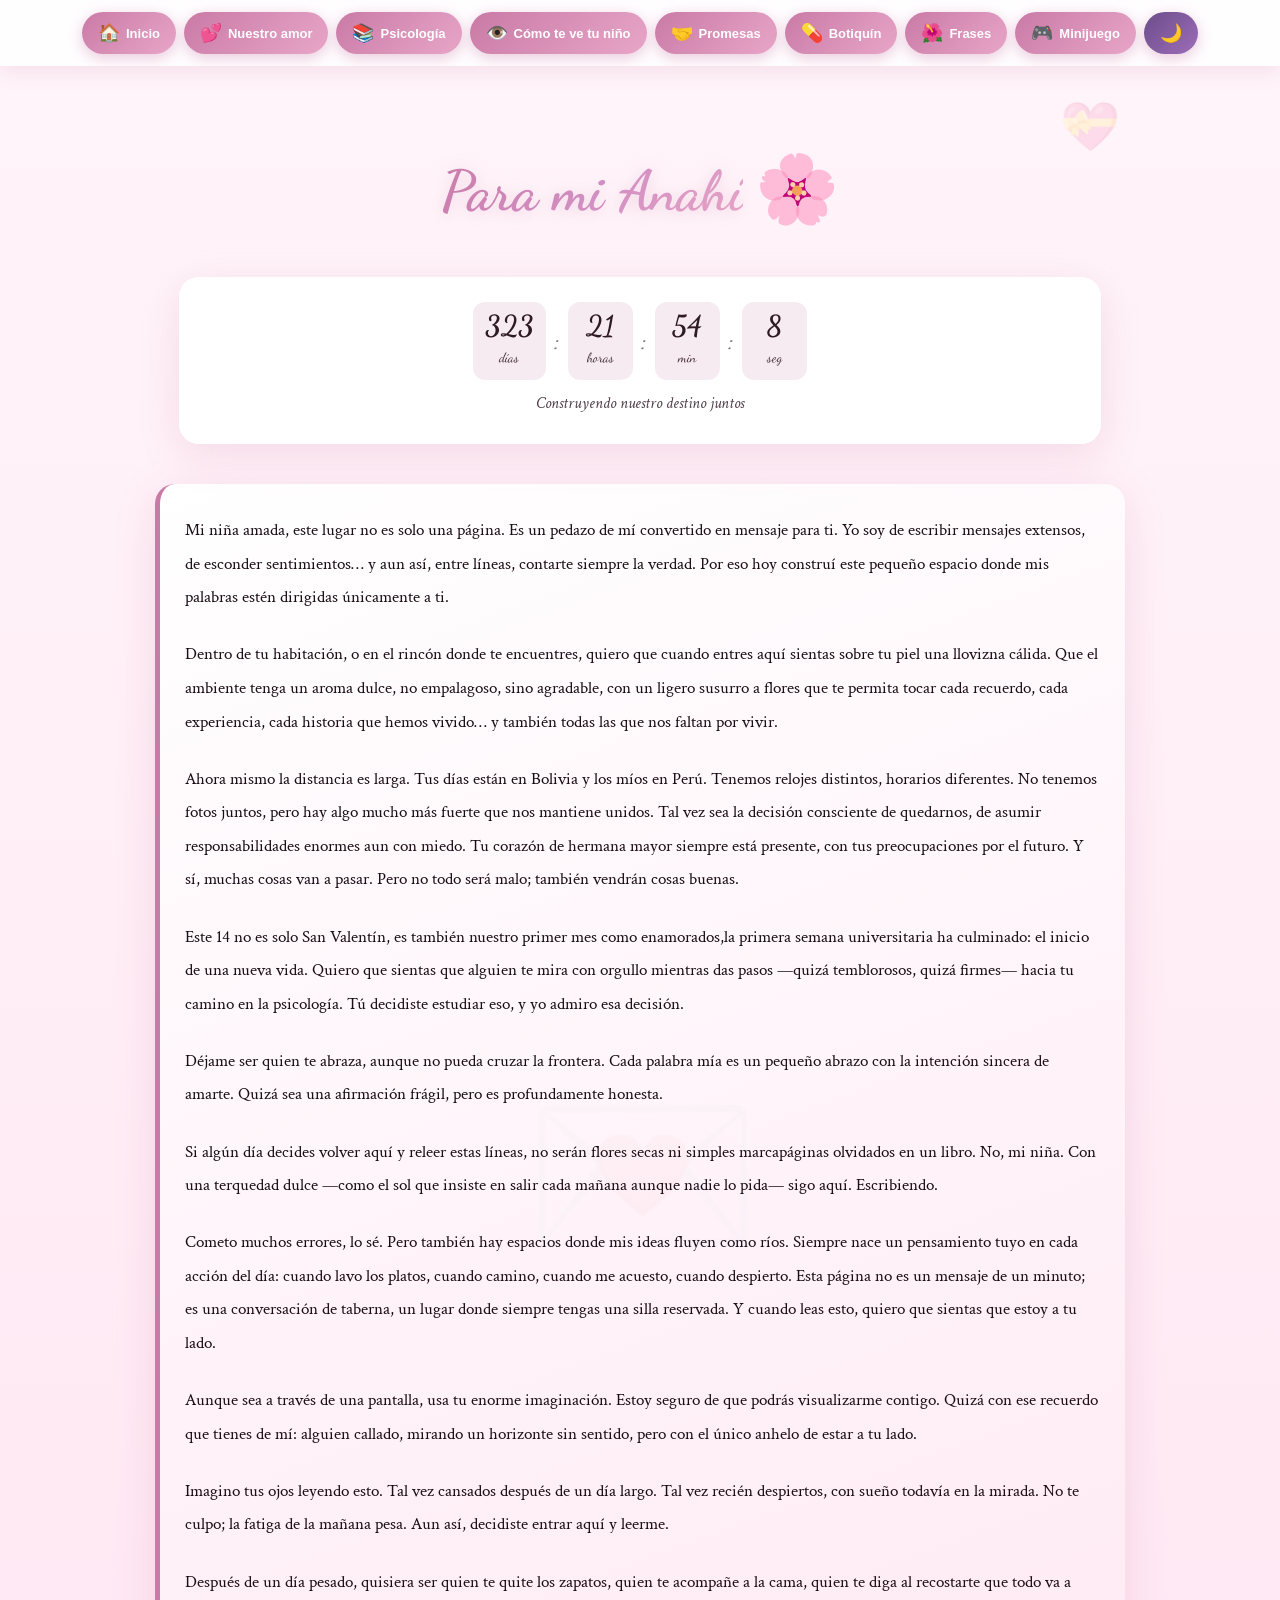
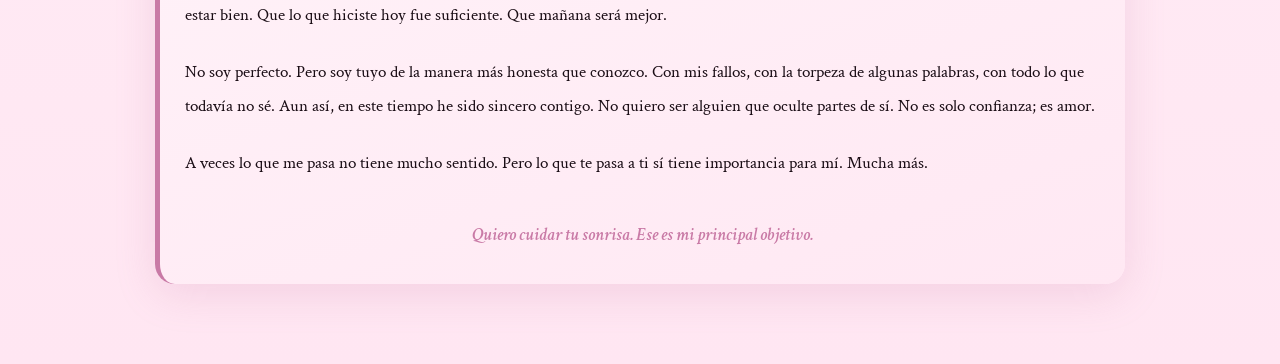
<file: index.html>
<!DOCTYPE html>
<html lang="es">

<head>
    <meta charset="UTF-8">
    <meta name="viewport" content="width=device-width, initial-scale=1.0">
    <title>Para mi niña 🌸✨</title>
    <script src="https://cdnjs.cloudflare.com/ajax/libs/gsap/3.12.2/gsap.min.js"></script>
    <link rel="stylesheet" href="nuevo.css">
</head>

<body>
    <!-- Partículas flotantes de fondo -->
    <div class="particulas" id="particulas"></div>

    <nav>
        <button onclick="ir('inicio')" class="nav-btn">
            <span class="icono">🏠</span>
            <span class="texto">Inicio</span>
        </button>
        <button onclick="ir('amor')" class="nav-btn">
            <span class="icono">💕</span>
            <span class="texto">Nuestro amor</span>
        </button>
        <button onclick="ir('psico')" class="nav-btn">
            <span class="icono">📚</span>
            <span class="texto">Psicología</span>
        </button>
        <button onclick="ir('como')" class="nav-btn">
            <span class="icono">👁️</span>
            <span class="texto">Cómo te ve tu niño</span>
        </button>
        <button onclick="ir('promesas')" class="nav-btn">
            <span class="icono">🤝</span>
            <span class="texto">Promesas</span>
        </button>
        <button onclick="ir('botiquin')" class="nav-btn">
            <span class="icono">💊</span>
            <span class="texto">Botiquín</span>
        </button>
        <button onclick="ir('jardin')" class="nav-btn">
            <span class="icono">🌺</span>
            <span class="texto">Frases</span>
        </button>
        <button onclick="ir('juego')" class="nav-btn">
            <span class="icono">🎮</span>
            <span class="texto">Minijuego</span>
        </button>
        <button onclick="modo()" class="nav-btn modo-btn">
            <span class="icono" id="iconoModo">🌙</span>
        </button>
    </nav>

    <section id="inicio" class="seccion activa">
        <div class="corazon-decorativo">💝</div>

        <h1 class="titulo-principal">
            <span class="texto-gradiente">Para mi Anahí</span>
            <span class="flor-animada">🌸</span>
        </h1>

        <div class="contador-container">
            <div class="contador" id="contador"></div>
            <div class="subtitulo-contador">Construyendo nuestro destino juntos</div>
        </div>

        <div class="carta carta-inicio">
            <div class="marca-agua">💌</div>
            <p>
                Mi niña amada, este lugar no es solo una página. Es un pedazo de mí convertido en mensaje para ti.
                Yo soy de escribir mensajes extensos, de esconder sentimientos… y aun así, entre líneas, contarte siempre la verdad. Por eso hoy construí este pequeño espacio donde mis palabras estén dirigidas únicamente a ti.
            </p>
            <p>
                Dentro de tu habitación, o en el rincón donde te encuentres, quiero que cuando entres aquí sientas sobre tu piel una llovizna cálida. Que el ambiente tenga un aroma dulce, no empalagoso, sino agradable, con un
                ligero susurro a flores que te permita tocar cada recuerdo, cada experiencia, cada historia que hemos vivido… y también todas las que nos faltan por vivir.
            </p>
            <p>
                Ahora mismo la distancia es larga.
                Tus días están en Bolivia y los míos en Perú. Tenemos relojes distintos, horarios diferentes. No tenemos fotos juntos, pero hay algo mucho más fuerte que nos mantiene unidos. Tal vez sea la decisión consciente de quedarnos, de asumir responsabilidades enormes aun con miedo. Tu corazón de hermana mayor siempre está presente, con tus preocupaciones por el futuro. Y sí, muchas cosas van a pasar. Pero no todo será malo; también vendrán cosas buenas.
            </p>
            <p>
                Este 14 no es solo San Valentín, es también nuestro primer mes como enamorados,la primera semana universitaria ha culminado: el inicio de una nueva vida. Quiero que sientas que alguien te mira con orgullo mientras das pasos —quizá temblorosos, quizá firmes— hacia tu camino en la psicología. Tú decidiste estudiar eso, y yo admiro esa decisión.
            </p>
            <p>
                Déjame ser quien te abraza, aunque no pueda cruzar la frontera. Cada palabra mía es un pequeño abrazo con la intención sincera de amarte. Quizá sea una afirmación frágil, pero es profundamente honesta.
            </p>
            <p>
                Si algún día decides volver aquí y releer estas líneas, no serán flores secas ni simples marcapáginas olvidados en un libro. No, mi niña. Con una terquedad dulce —como el sol que insiste en salir cada mañana aunque nadie lo pida— sigo aquí. Escribiendo.
            </p>
            <p>
                Cometo muchos errores, lo sé. Pero también hay espacios donde mis ideas fluyen como ríos. Siempre nace un pensamiento tuyo en cada acción del día: cuando lavo los platos, cuando camino, cuando me acuesto, cuando despierto. Esta página no es un mensaje de un minuto; es una conversación de taberna, un lugar donde siempre tengas una silla reservada. Y cuando leas esto, quiero que sientas que estoy a tu lado.
            </p>
            <p>
                Aunque sea a través de una pantalla, usa tu enorme imaginación. Estoy seguro de que podrás visualizarme contigo. Quizá con ese recuerdo que tienes de mí: alguien callado, mirando un horizonte sin sentido, pero con el único anhelo de estar a tu lado.
            </p>
            <p>
                Imagino tus ojos leyendo esto. Tal vez cansados después de un día largo. Tal vez recién despiertos, con sueño todavía en la mirada. No te culpo; la fatiga de la mañana pesa. Aun así, decidiste entrar aquí y leerme.
            </p>
            <p>
                Después de un día pesado, quisiera ser quien te quite los zapatos, quien te acompañe a la cama, quien te diga al recostarte que todo va a estar bien. Que lo que hiciste hoy fue suficiente. Que mañana será mejor.
            </p>
            <p>
                No soy perfecto. Pero soy tuyo de la manera más honesta que conozco. Con mis fallos, con la torpeza de algunas palabras, con todo lo que todavía no sé. Aun así, en este tiempo he sido sincero contigo. No quiero ser alguien que oculte partes de sí. No es solo confianza; es amor.
            </p>
            <p>
                A veces lo que me pasa no tiene mucho sentido. Pero lo que te pasa a ti sí tiene importancia para mí. Mucha más.
            </p>
            <p class="cierre">
                Quiero cuidar tu sonrisa.
                Ese es mi principal objetivo.
            </p>
        </div>
    </section>

    <section id="amor" class="seccion">
        <div class="encabezado-seccion">
            <h2>Nuestro amor</h2>
            <div class="linea-decorativa"></div>
        </div>

        <div class="carta carta-amor">
            <div class="marca-agua">💕</div>
            <p>
                Nuestro amor empezó en el balcón de la academia, una mañana que recuerdo como un día cualquiera… tal vez. Con un saludo sencillo, del cual no sabía que abriría un gran camino. Te acercaste y me hiciste una pregunta muy particular:
            </p>
            <p>
                —¿Quieres ser mi amigo?
            </p>
            <p>
                En ese momento pensé que ser amigo era solamente hablar de vez en cuando. Aun así, acepté, aunque entendía que de alguna manera ya lo éramos. No tenía ningún problema, ¿cierto, amigo? Es más, aquella mañana yo también quería ser amigo de alguien… y tuve la sorpresa y la gran suerte de que vinieras hacia mí.
            </p>
            <p>
                Nuestra historia no es una película con golpes de suerte. No es tan romántica ni tan comedia. Aun así, es una película donde ambos somos protagonistas. Y ese fue un pequeño comienzo.
            </p>
            <p>
                Aquellas mañanas en la academia eran muy divertidas. Llenas de energía. Tu característica voz —que no era mala, al contrario, la encontraba realmente atractiva— me dejaba cautivado. Tantas palabras intercambiadas. Un sueño bastante, bastante hermoso. Me sentía valioso.
            </p>
            <p>
                Yo siempre esperaba en el balcón, recostado sobre la barandilla, ya sea en la principal o en la de las escaleras. Y estaba nuestra pequeña dinámica: mientras yo esperaba, tú te acercabas sigilosamente para asustarme. Admito que lo lograste dos o tres veces.
            </p>
            <p>
                Miraba la entrada. Miraba la hora en el celular y decía: “Va a llegar en tres minutos… en unos segundos.” Permanecía alerta.
            </p>
            <p>
                Recuerdo una vez en el receso. Salí a comer un pan hacia la derecha. Había bastante gente en el balcón. Aun así, aunque estabas con tus amigos, te acercaste y me asustaste. Tenía un pie fuera de las gradas, sin buen apoyo… y casi dejo caer el pan. Un poco más y lo hacía.
            </p>
            <p>
                Fueron muy buenos días en la academia. Buenos recuerdos. También algunos malos. Pero todo eso nos permitió avanzar, crecer y seguir construyéndonos.
            </p>
            <p>
                Nuestra historia no terminó ahí. Tendría una secuela.
            </p>
            <p>
                Después de medio año se acercaba una fecha muy importante: el 12 de septiembre. El cumpleaños de mi niña hermosa. Recuerdo el esfuerzo que hice para escribir aquella página especial. Cada página tenía un don, un toque específico, algo único, siempre con el objetivo de sacarte una muy, pero muy hermosa sonrisa.
            </p>
            <p>
                Recuerdo los mensajes en la madrugada, en la mañana, antes de que despiertes y antes de que duermas. Pero el que más recuerdo es el de tu cumpleaños.
            </p>
            <p>
                Te llamé a las 00:00, apenas comenzó el día. Sabía que no podías hablar porque tu mami estaba al lado, pero aun así hiciste el esfuerzo. Ese día decidimos vernos.
            </p>
            <p>
                Era la primera vez que hacía algo así: escribir una página para alguien, celebrar un cumpleaños de esa manera. El recibimiento fue hermoso. Sentí que valió la pena. Sentí que te alegraba el día, la mañana… y tu corazoncito.
            </p>
            <p>
                Ese día fue movido para mí. Casi no almorcé. Pero, ¿quién necesita almorzar cuando va a ver al amor de su vida? Aunque en ese momento aún no estábamos oficialmente juntos, ambos conocíamos lo que sentíamos.
            </p>
            <p>
                Aquella hora a tu lado fue un encuentro muy hermoso. No fue una cita, fue algo más simple y más real. Fue la primera vez que tomé tus manos. Y me alegra que aquel mensaje tuviera un impacto tan grande en ti.
            </p>
            <p>
                Después vinieron bajones. Dificultades. Pero nos reencontramos por TikTok y volvimos a hablar. De alguna manera impedimos que nuestro futuro se cortara. Nos fuimos acercando más y más hasta llegar al Año Nuevo.
            </p>
            <p>
                Y quién diría que ese Año Nuevo traería tantas sorpresas en tan solo una semana.
            </p>
            <p>
                Fue una semana complicada. Pero recuerdo con mucha claridad cuando leí: “Sí quiero” y “Sí puedo.” Y luego aquella pregunta:
            </p>
            <p>
                —¿Entonces qué somos?
            </p>
            <p>
                El 14 de enero comenzamos oficialmente
            </p>
            <p>
                Quizá para otros un mensaje no sea algo especial. Quizá las circunstancias hicieron que todo fuera así. Pero para mí fue especial. Muy especial. Y espero que para ti también.
            </p>
            <p>
                Coincidentemente, siento que muchas cosas que aprendimos nacieron de conversaciones pequeñas, incluso aquellas cercanas a tu cumpleaños. Tuvimos pequeñas discusiones, sí. Pero siempre supimos hablarlas. Siempre supimos arreglarlas. Y eso fortaleció nuestra conexión, de día y de noche.
            </p>
            <p>
                Hoy quiero que recuerdes algo: siempre estaré enfocado en tu sonrisa. Y digo pequeña sonrisa… aunque en realidad es una hermosa y gran sonrisa.
            </p>
            <p>
                Celebraré cada pequeño evento, cada pequeño logro, sea tuyo o de ambos. Porque eso demuestra que nuestra relación no solo dura, sino que madura con el tiempo, continúa y se fortalece.
            </p>
            <p>
                Este es un pequeño resumen de nuestra historia. Hay muchos más detalles por contar. Y me encantaría escucharla desde tu perspectiva algún día. Que seas tú quien narre nuestra historia de amor.
            </p>
            <p>
                Pero hoy soy yo quien cuenta nuestra pequeña película, nuestro pequeño libro, nuestra pequeña pintura.
            </p>
            <p>
                ¿Y sabes qué es lo más valioso?
            </p>
            <p>
                Que la estamos construyendo tú y yo. Ambos. Como pareja. Tal y como debe ser.
            </p>
            <p>
                Mi niña, mi vida, mi amor, mi todo…
            </p>
            <p>
                Hoy, 14 de febrero, se cumple un mes.
            </p>
            <p>
                Y esto… recién comienza.
            </p>

            <p class="cierre">
                Las palabras en los mensajes son mi mayor abrazo que nunca se cierran.
            </p>
        </div>
    </section>

    <section id="psico" class="seccion">
        <div class="encabezado-seccion">
            <h2>Tu camino en Psicología</h2>
            <div class="linea-decorativa"></div>
        </div>

        <div class="carta carta-psico">
            <div class="marca-agua">📖</div>
            <p class="nota-especial">
                Mi amorcito este espacio aun con mi desconomiento hare mi mejor esfuerzo.
            </p>
            <p>
                Esto lo escribo desde mi pequeña imaginación.
                Te imagino caminando por los pasillos con tu mochila, llena de sueños… y quizá con un poquito de comida escondida entre tus cosas. Te veo avanzando con esa mezcla de nervios y emoción.
            </p>
            <p>
                La psicología es una buena carrera. Y por lo que me cuentas, te estás divirtiendo. Sí, recién empieza. Pero de alguna manera siento —a través de ti— que la psicología te eligió mucho antes de que tú la eligieras. Porque sabes escuchar, incluso cuando estás cansada. Y eso es un don muy grande.
            </p>
            <p>
                Que cada clase sea una pequeña semilla.
                Algunas serán difíciles de entender.
                Otras harán que tus ojos brillen.
            </p>
            <p>
                Y aquí estoy, celebrando tus apuntes desordenados, tus desvelos y tus primeras notas.
            </p>
            <p>
                ¿Por qué hablo de semillas? Porque los docentes solo pueden darte el inicio. Pero es tu cuidado, tu disciplina y tu constancia lo que hará que esas semillas germinen. Y cuando germinen, crecerán. Y cuando crezcan, florecerán verdaderamente cuando pongas en práctica lo aprendido.
            </p>
            <p>
                Estoy muy seguro de que lo lograrás. Te lo he dicho una vez y te lo diré muchas más.
            </p>
            <p>
                No tienes que ser perfecta.
                Tienes que ser humana.
            </p>
            <p>
                El mundo no necesita psicólogas perfectas; necesita psicólogas con un corazón real. Y tú tienes un corazón grande, bondadoso, hermoso y con una inmensa capacidad de cuidar a los demás.
            </p>
            <p>
                Si un día sientes que no puedes, recuerda que aprender también duele, y que dudar también es parte del proceso. Los pasos temblorosos siguen siendo pasos. A veces hay que retroceder para tomar impulso o cambiar de dirección. No existe un solo camino para llegar al futuro. Hay muchísimos.
            </p>
            <p>
                Retrocede las veces que sea necesario, pero siempre vuelve a avanzar. Continúa. No te rindas.
            </p>
            <p>
                Sé que ayudarás a otros, como ayudas a tu familia: con esa mezcla tan tuya de firmeza y ternura. Y no olvides la energía y la alegría que compartes cuando hablas, cuando sonríes, cuando te emocionas por lo que te gusta.
            </p>
            <p>
                Quiero ser el primero en decirte que estoy orgulloso cuando cumplas tu primer mes, tu primer ciclo. Y también quiero ser quien te diga: “Lo hiciste. Terminaste.” Quizá no comenzó como el sueño más claro, pero con el tiempo lo sentiste tuyo. Y eso es lo que importa.
            </p>
            <p>
                Muchas veces te has sentido pequeña ante el mundo. Pero tu vocación es mucho más grande que cualquier opinión ajena. Lo demostrarás con acciones, no con palabras.
            </p>
            <p>
                Mi niña, respira. Estás empezando a construir tu futuro. Y no solo tu futuro, también tus conexiones, tu identidad profesional, tu crecimiento personal.
            </p>
            <p>
                Camina tranquila por la vida. No abandones tus estudios. No te exijas una perfección imposible. Busca equilibrio. No uno perfecto, sino uno donde puedas estar en paz y en calma.
            </p>
            <p>
                Camina tranquila por la vida. No abandones tus estudios. No te exijas una perfección imposible. Busca equilibrio. No uno perfecto, sino uno donde puedas estar en paz y en calma. Eso es lo verdaderamente importante.
            </p>
            <p class="cierre">
                Y pase lo que pase, aquí estaré… orgulloso de ti, mi amor.
            </p>
        </div>
    </section>

    <section id="como" class="seccion">
        <div class="encabezado-seccion">
            <h2>Cómo te ve tu niño</h2>
            <div class="linea-decorativa"></div>
        </div>

        <div class="carta carta-como">
            <div class="marca-agua">👁️‍🗨️</div>
            <p>
                Aquella mañana curiosa no hacía ni tanto calor ni tanto frío. Podríamos decir que era un clima normal. Y aun así, algo cambió todo: te acercaste a mí.
            </p>
            <p>
                Fue un gesto simple, pero suficiente. Te acercaste… y hablamos. El día continuó como cualquier otro, pero ya no era igual. Vestías de negro, lo recuerdo, y aun así la luz que transmitías era mucho más fuerte que cualquier color.
            </p>
            <p>
                Hoy sé cuánto has avanzado. Hubo momentos en los que dudabas de ti misma, en los que el miedo pesaba más que la confianza. Y ahora te veo cargando responsabilidades que no deberían recaer en alguien tan joven… y aun así te levantas, cocinas, cuidas, ordenas, sonríes, estudias y sigues adelante.
            </p>
            <p>
                Te veo tímida cuando alguien te mira de más.
                Y valiente cuando se trata de cuidar a los tuyos.
            </p>
            <p>
                Esa mezcla es única. A veces la timidez te envuelve, el entorno te intimida o te hace parecer más introvertida. Pero también sales, compartes tu alegría, das abrazos, regalas ese saludo tan tuyo, lleno de energía. Eres una combinación hermosa de introversión y luz expansiva. Y eso te hace irrepetible.
            </p>
            <p>
                Mi niña, amo tus expresiones directas. Amo tus ojitos cuando te pones coqueta y finges no saber nada. Me provocas decir de más… y a veces callar de menos. Jugar un poco con tu imaginación. Más de una vez tendrás la razón —aunque no siempre lo admita—. Y sí, escuchas detalles pequeños de lo que digo, y eso me parece fascinante. Qué bien me entiendes.
            </p>
            <p>
                Hay días en los que te veo cansada, con el futuro pisándote los talones. Y quisiera sentarme a tu lado para espantar los fantasmas del pasado, del presente y del futuro. Simplemente estar ahí.
            </p>
            <p>
                Eres divertida. Sensible. Energética cuando hablas de lo que te gusta.
                Podría escucharte toda la vida, incluso si me contaras el mismo día una y otra vez. Siempre hay pequeños detalles que importan, y más de una vez los recordaré.
            </p>
            <p>
                Te veo como la persona más valiosa que he conocido. No como algo que se posee, sino como un universo con estaciones. No solo las cuatro conocidas, sino muchas más. Cambiante, profunda, llena de emociones, gestos, contradicciones hermosas. No hay una sola cosa que resalte de ti: son muchas. Una lista inmensa.
            </p>
            <p>
                No porque sea difícil de conseguir, sino porque tú eres valiosa.
            </p>
            <p>
                Tus abrazos iniciaron todo este romance.
                Tu valentía de acercarte aquella mañana cambió por completo mi mapa.
            </p>
            <p>
                No te veo perfecta. Y eso no tiene nada de malo.
                Porque en medio de nuestras imperfecciones hemos cambiado, hemos mejorado. Y con el paso de los días, los meses y los años, muchas cosas seguirán transformándose.
            </p>
            <p>
                Pero hay algo que permanece: veo en ti una persona real.
                Y eso… es lo más importante.
            </p>
            <p>
                Tus abrazos iniciaron todo este romance.
                Tu valentía de acercarte aquella mañana cambió por completo mi mapa.
            </p>
            <p class="cierre">
                Y te veo conmigo, incluso cuando la distancia hace ruido.
            </p>
        </div>
    </section>

    <section id="promesas" class="seccion">
        <div class="encabezado-seccion">
            <h2>Promesas de tu niño</h2>
            <div class="linea-decorativa"></div>
        </div>

        <div class="carta carta-promesas">
            <div class="marca-agua">🤝</div>
            <div class="lista-promesas">
                <div class="promesa">Prometo quererte sin hacerte pequeña.</div>
                <div class="promesa">Prometo desearte bonito, con paciencia.</div>
                <div class="promesa">Prometo ser refugio y no jaula.</div>
                <div class="promesa">Prometo celebrar tu carrera como si me graduara contigo.</div>
                <div class="promesa">Prometo recordarte que el esfuerzo florece.</div>
                <div class="promesa">Prometo escucharte incluso cuando calles.</div>
                <div class="promesa">Prometo cuidar tus miedos sin burlarme de ellos.</div>
                <div class="promesa">Prometo respetar tus tiempos y tu espacio.</div>
                <div class="promesa">Prometo seguir escribiéndote largo.</div>
                <div class="promesa">Prometo no apagar tu luz por mis inseguridades.</div>
                <div class="promesa">Prometo ser hogar aunque esté lejos.</div>
                <div class="promesa">Prometo aprender a amarte mejor cada mes.</div>
                <div class="promesa">Prometo no huir cuando la vida se ponga difícil.</div>
                <div class="promesa">Prometo mirarte con los mismos ojos del primer día.</div>
                <div class="promesa">Prometo desearte sin exigirte.</div>
                <div class="promesa">Prometo que mis celos serán chiquitos y mis cuidados grandes.</div>
                <div class="promesa">Prometo decirte la verdad incluso cuando me tiemble la voz.</div>
                <div class="promesa">Prometo construir contigo y no sobre ti.</div>
                <div class="promesa">Prometo ser tu niño sin dejar de ser tu hombre.</div>
                <div class="promesa cierre">Prometo elegirte otra vez mañana.</div>
                <div class="promesa cierre">Prometo seguir escribiendo los mensajes que amas.</div>
            </div>
        </div>
    </section>

    <section id="botiquin" class="seccion">
        <div class="encabezado-seccion">
            <h2>Botiquín para días grises</h2>
            <div class="linea-decorativa"></div>
        </div>

        <div class="carta carta-botiquin">
            <div class="marca-agua">💊</div>
            <p>
                Mi niña, este botiquín es para cuando el pecho te apriete como zapato nuevo. No trae pastillas, trae mi
                voz
                convertida en texto largo para que te sientes dentro de él.
            </p>
            <p>
                Todo pasa y mejora; te lo repito como canción que no se cansa. Las recompensas vienen después del caos,
                como
                las flores que primero aprenden a ser raíz.
            </p>
            <p>
                Si la universidad te asusta, piensa que nadie nace psicóloga: se vuelve, paso a paso.
            </p>
            <p>
                No te regañes por estar triste; también se avanza respirando.
            </p>
            <p>
                Toma agua, mira el cielo, abraza a tu hermanita, escucha a Joji y deja que el día se haga pequeño.
            </p>
            <p>
                Yo te sostengo desde aquí sin pedirte que seas fuerte todo el tiempo.
            </p>
            <p>
                Tu esfuerzo tiene testigos aunque nadie aplauda.
            </p>
            <p>
                Eres más grande que esta semana.
            </p>
            <p>
                Guarda estas líneas como número de emergencia.
            </p>
            <p class="cierre">
                Tu niño cree en ti incluso cuando tú dudas.
            </p>
        </div>
    </section>

    <section id="jardin" class="seccion">
        <div class="encabezado-seccion">
            <h2>Jardín de frases para ti</h2>
            <div class="linea-decorativa"></div>
        </div>

        <div class="jardin-contenedor">
            <div class="categoria-frases tiernas">
                <h3 class="titulo-categoria">🌸 Tiernísimas</h3>
                <div class="frase">Mi lugar favorito es donde me dices "mi niño".</div>
                <div class="frase">Te adoro como pan caliente de mañana.</div>
                <div class="frase">Si fueras flor te regaría con mi voz.</div>
                <div class="frase">Eres mi pensamiento que se queda a dormir.</div>
                <div class="frase">Contigo el amor aprendió a respirar.</div>
                <div class="frase">Mi niña amada, floreces incluso en mis días nublados.</div>
                <div class="frase">Eres mi casualidad favorita hecha destino.</div>
                <div class="frase">Mi niño te cuida aun cuando no te ve.</div>
                <div class="frase">Princesa, tu nombre me queda grande en el pecho.</div>
                <div class="frase">Cielito, contigo el futuro no me asusta.</div>
                <div class="frase">Mi niña, contigo aprendí que el amor también es un lugar donde uno se quita los
                    zapatos y descansa el corazón.</div>
                <div class="frase">Te adoro como se adoran las cosas simples: en silencio, despacito y con ganas de que
                    duren toda la vida.</div>
                <div class="frase">Si mi voz pudiera abrazarte, ya vivirías despeinada de tanto cariño.</div>
                <div class="frase">Eres mi pensamiento favorito, el que llega sin avisar y me deja sonriendo como tonto.
                </div>
                <div class="frase">No necesito un mundo perfecto, solo uno donde tu mano encuentre la mía.</div>
                <div class="frase">Mi amor por ti no hace ruido, pero camina conmigo a todas partes.</div>
                <div class="frase">Si algún día te pierdes, búscame en lo que te hace bien: ahí siempre estaré yo.</div>
            </div>

            <div class="categoria-frases coquetas">
                <h3 class="titulo-categoria">💋 Coquetas subiendo</h3>
                <div class="frase">Cuando dices mi niño me dan ganas de cuidarte y portarme mal.</div>
                <div class="frase">Me provocas ternura peligrosa.</div>
                <div class="frase">Quiero ganarme tus ganas.</div>
                <div class="frase">Me dan celos del aire.</div>
                <div class="frase">Tienes carita de beso lento.</div>
                <div class="frase">Mi amor, si me miras así voy a cometer poesía contigo.</div>
                <div class="frase">Mi niño quiere descubrir todos tus secretos… con calma.</div>
                <div class="frase">Princesa, tú no provocas problemas, provocas deseos.</div>
                <div class="frase">Cielito, contigo me dan ganas de portarme mal… bonito.</div>
                <div class="frase">Mi niña amada, tienes permiso de desordenarme.</div>
                <div class="frase">Si te acercas un poco más, mi cordura presenta renuncia.</div>
                <div class="frase">Mi amor, contigo no existen pensamientos inocentes.</div>
                <div class="frase">Mi niño se pierde cuando tú te encuentras.</div>
                <div class="frase">Princesa, tu risa es un peligro público.</div>
                <div class="frase">Contigo aprendí que el respeto y las ganas pueden bailar juntos.</div>
                <div class="frase">Si te tengo cerquita, mi cordura presenta renuncia y mis manos empiezan a creer en
                    milagros.</div>
                <div class="frase">Quiero aprenderme tu piel como quien estudia su destino con los labios y sin apuro.
                </div>
                <div class="frase">Tu risa me provoca pensamientos que empiezan inocentes y terminan desabrochándose.
                </div>
                <div class="frase">Si me miras así, no respondo por mis besos… ellos ya te eligieron antes que yo.</div>
                <div class="frase">A tu lado me vuelvo valiente, de esos que se atreven a desnudarte el alma primero… y
                    lo demás después.</div>
            </div>
        </div>
    </section>

    <section id="juego" class="seccion">
        <div class="encabezado-seccion">
            <h2>Minijuego — cultiva lo nuestro</h2>
            <div class="linea-decorativa"></div>
        </div>

        <div class="juego-contenedor">
            <div id="panelJuego">
                <div class="corazones-fondo">💕💕💕</div>
                <div class="instruccion">Riega nuestro amor con cada click</div>

                <button onclick="regar()" class="boton-regar">
                    <span class="gota">💧</span>
                    <span class="texto-regar">Regar</span>
                </button>

                <div class="barra-progreso">
                    <div class="barra-fill" id="barraFill"></div>
                </div>

                <p id="nivel" class="mensaje-nivel">Nivel de amor: 0%</p>

                <div class="indicador-fase" id="indicadorFase">
                    <span class="emoji-fase">🌱</span>
                    <span class="texto-fase">Germinando</span>
                </div>
            </div>
        </div>
    </section>

    <div id="modal" class="modal" onclick="this.style.display='none'">
        <div class="caja" id="textoModal"></div>
    </div>
    <script src="nuevo.js"></script>
</body>

</html>
</file>
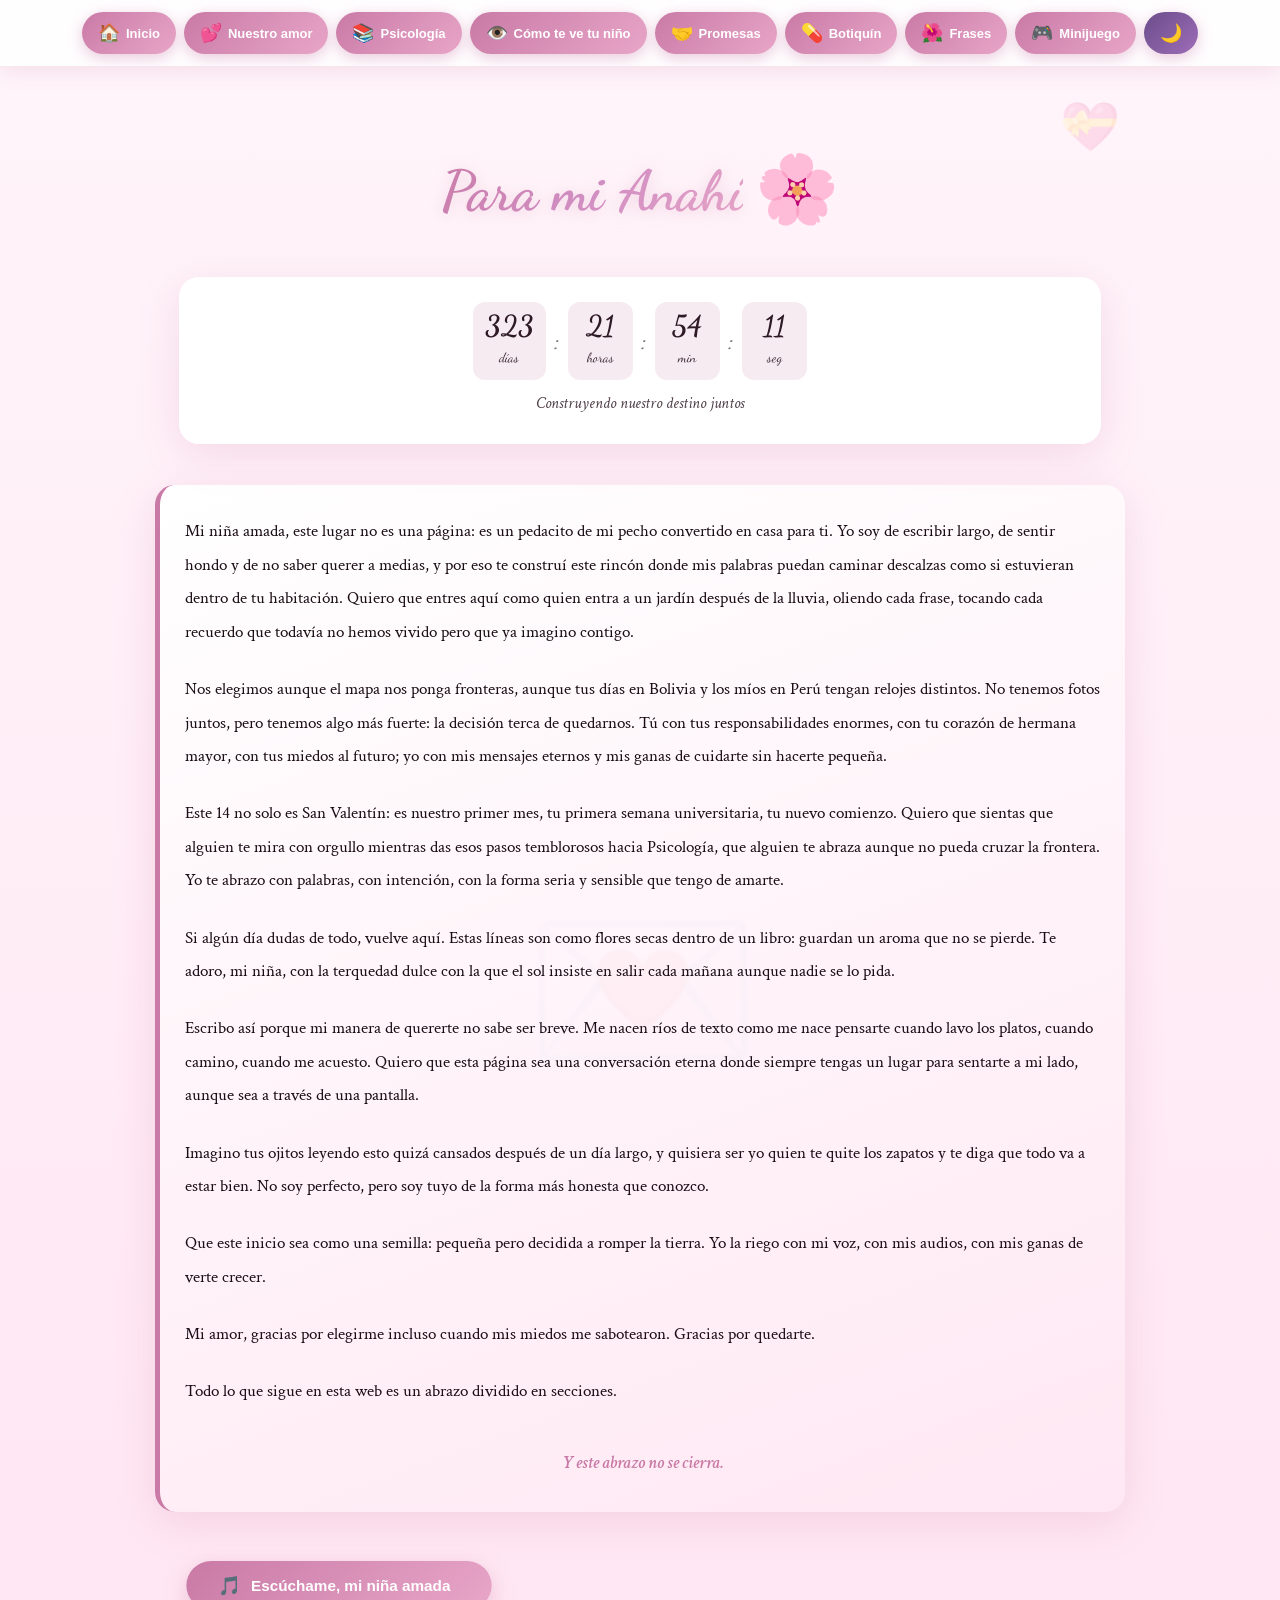
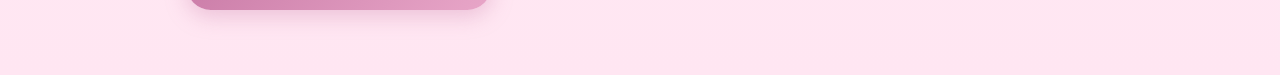
<file: nuevo.html>
<!DOCTYPE html>
<html lang="es">

<head>
    <meta charset="UTF-8">
    <meta name="viewport" content="width=device-width, initial-scale=1.0">
    <title>Para Anahí 🌸</title>
    <script src="https://cdnjs.cloudflare.com/ajax/libs/gsap/3.12.2/gsap.min.js"></script>
    <link rel="stylesheet" href="nuevo.css">
</head>

<body>
    <!-- Partículas flotantes de fondo -->
    <div class="particulas" id="particulas"></div>

    <nav>
        <button onclick="ir('inicio')" class="nav-btn">
            <span class="icono">🏠</span>
            <span class="texto">Inicio</span>
        </button>
        <button onclick="ir('amor')" class="nav-btn">
            <span class="icono">💕</span>
            <span class="texto">Nuestro amor</span>
        </button>
        <button onclick="ir('psico')" class="nav-btn">
            <span class="icono">📚</span>
            <span class="texto">Psicología</span>
        </button>
        <button onclick="ir('como')" class="nav-btn">
            <span class="icono">👁️</span>
            <span class="texto">Cómo te ve tu niño</span>
        </button>
        <button onclick="ir('promesas')" class="nav-btn">
            <span class="icono">🤝</span>
            <span class="texto">Promesas</span>
        </button>
        <button onclick="ir('botiquin')" class="nav-btn">
            <span class="icono">💊</span>
            <span class="texto">Botiquín</span>
        </button>
        <button onclick="ir('jardin')" class="nav-btn">
            <span class="icono">🌺</span>
            <span class="texto">Frases</span>
        </button>
        <button onclick="ir('juego')" class="nav-btn">
            <span class="icono">🎮</span>
            <span class="texto">Minijuego</span>
        </button>
        <button onclick="modo()" class="nav-btn modo-btn">
            <span class="icono" id="iconoModo">🌙</span>
        </button>
    </nav>


    <section id="inicio" class="seccion activa">
        <div class="corazon-decorativo">💝</div>
        
        <h1 class="titulo-principal">
            <span class="texto-gradiente">Para mi Anahí</span>
            <span class="flor-animada">🌸</span>
        </h1>
        
        <div class="contador-container">
            <div class="contador" id="contador"></div>
            <div class="subtitulo-contador">Construyendo nuestro destino juntos</div>
        </div>

        <div class="carta carta-inicio">
            <div class="marca-agua">💌</div>
            <p>
                Mi niña amada, este lugar no es una página: es un pedacito de mi pecho convertido en casa para ti. Yo soy de
                escribir largo, de sentir hondo y de no saber querer a medias, y por eso te construí este rincón donde mis
                palabras puedan caminar descalzas como si estuvieran dentro de tu habitación. Quiero que entres aquí como
                quien entra a un jardín después de la lluvia, oliendo cada frase, tocando cada recuerdo que todavía no hemos
                vivido pero que ya imagino contigo.
            </p>
            <p>
                Nos elegimos aunque el mapa nos ponga fronteras, aunque tus días en Bolivia y los míos en Perú tengan
                relojes distintos. No tenemos fotos juntos, pero tenemos algo más fuerte: la decisión terca de quedarnos. Tú
                con tus responsabilidades enormes, con tu corazón de hermana mayor, con tus miedos al futuro; yo con mis
                mensajes eternos y mis ganas de cuidarte sin hacerte pequeña.
            </p>
            <p>
                Este 14 no solo es San Valentín: es nuestro primer mes, tu primera semana universitaria, tu nuevo comienzo.
                Quiero que sientas que alguien te mira con orgullo mientras das esos pasos temblorosos hacia Psicología, que
                alguien te abraza aunque no pueda cruzar la frontera. Yo te abrazo con palabras, con intención, con la forma
                seria y sensible que tengo de amarte.
            </p>
            <p>
                Si algún día dudas de todo, vuelve aquí. Estas líneas son como flores secas dentro de un libro: guardan un
                aroma que no se pierde. Te adoro, mi niña, con la terquedad dulce con la que el sol insiste en salir cada
                mañana aunque nadie se lo pida.
            </p>
            <p>
                Escribo así porque mi manera de quererte no sabe ser breve. Me nacen ríos de texto como me nace pensarte
                cuando lavo los platos, cuando camino, cuando me acuesto. Quiero que esta página sea una conversación eterna
                donde siempre tengas un lugar para sentarte a mi lado, aunque sea a través de una pantalla.
            </p>
            <p>
                Imagino tus ojitos leyendo esto quizá cansados después de un día largo, y quisiera ser yo quien te quite los
                zapatos y te diga que todo va a estar bien. No soy perfecto, pero soy tuyo de la forma más honesta que
                conozco.
            </p>
            <p>
                Que este inicio sea como una semilla: pequeña pero decidida a romper la tierra. Yo la riego con mi voz, con
                mis audios, con mis ganas de verte crecer.
            </p>
            <p>
                Mi amor, gracias por elegirme incluso cuando mis miedos me sabotearon. Gracias por quedarte.
            </p>
            <p>
                Todo lo que sigue en esta web es un abrazo dividido en secciones.
            </p>
            <p class="cierre">
                Y este abrazo no se cierra.
            </p>
        </div>

        <button class="boton-musica" onclick="activarAudio()">
            <span class="icono-boton">🎵</span>
            <span class="texto-boton">Escúchame, mi niña amada</span>
            <span class="brillo"></span>
        </button>
    </section>

    <section id="amor" class="seccion">
        <div class="encabezado-seccion">
            <h2>Nuestro amor</h2>
            <div class="linea-decorativa"></div>
        </div>
        
        <div class="carta carta-amor">
            <div class="marca-agua">💕</div>
            <p>
                Nuestro amor empezó en un balcón de mañana, con un saludo sencillo que no sabía que estaba abriendo un
                destino. Yo te miré sin entender que ese instante sería la primera página de algo que hoy me sostiene. No
                fue una película de golpes de suerte; fue más bien como cuando dos plantas crecen cerca y un día sus raíces
                se tocan bajo la tierra.
            </p>
            <p>
                Tú no me envías audios largos, y aun así me elegiste. Eso vale más que cualquier discurso. Entre países
                distintos y vidas diferentes nos dijimos sí sin decirlo, y desde entonces te siento como un lugar al que
                siempre quiero volver.
            </p>
            <p>
                Me enamoré de tu forma de ser chica de casa, de tus manos que saben cocinar, de tu manera de cuidar a tus
                hermanos como si tu corazón tuviera turnos dobles. Me enamoré de tu risa tímida y de tu humor de TikTok que
                aparece cuando ya te sientes en confianza.
            </p>
            <p>
                Te imagino como un jardín de Tim Burton: flores raras, oscuritas y tiernas al mismo tiempo, con mariposas
                que no le tienen miedo a la noche. Así es quererte, una mezcla de ternura y misterio.
            </p>
            <p>
                Cuando me dices "mi niño" algo en mí se sienta a descansar. Es un apodo que me vuelve pequeño y valiente a
                la vez. Yo te digo "mi niña", "mi princesa", "mi vida", y en cada nombre intento envolverte como con una
                manta.
            </p>
            <p>
                No hemos vivido mucho tiempo juntos, pero el poco que existe tiene raíces profundas. Cada llamada corta,
                cada mensaje, cada silencio compartido es un ladrillo de esta casa invisible.
            </p>
            <p>
                Amo que seas sensible, que llores con las películas de Tim Burton, que escuches a Joji y Mac DeMarco como
                quien conversa con fantasmas bonitos. Amo que te guste la jardinería porque siento que también me riegas a
                mí.
            </p>
            <p>
                Quiero que nuestro amor sea un lugar donde puedas ser tímida sin miedo, donde no tengas que llamar la
                atención para ser vista, porque yo te miro incluso cuando te escondes.
            </p>
            <p>
                Si la distancia es un monstruo, nosotros somos dos niños aprendiendo a hacerle cosquillas.
            </p>
            <p class="cierre">
                Y te elijo otra vez, hoy, mañana y en cada versión del mundo.
            </p>
        </div>
    </section>

    <section id="psico" class="seccion">
        <div class="encabezado-seccion">
            <h2>Tu camino en Psicología</h2>
            <div class="linea-decorativa"></div>
        </div>
        
        <div class="carta carta-psico">
            <div class="marca-agua">📖</div>
            <p class="nota-especial">
                (Este espacio lo llenará mi niña con su primera semana, sus miedos y victorias.)
            </p>
            <p>
                Pero mientras tanto te escribo lo que ya veo: te imagino caminando por los pasillos con tu mochila llena de
                sueños y un poquito de miedo escondido en el bolsillo. Psicología te eligió porque tú sabes escuchar incluso
                cuando estás cansada.
            </p>
            <p>
                Cada clase será como una semilla nueva, algunas difíciles de entender, otras que te harán brillar los ojos.
                Yo estaré aquí celebrando tus apuntes desordenados, tus desvelos y tus primeras notas.
            </p>
            <p>
                No te pido ser perfecta; te pido ser humana. El mundo necesita psicólogas con corazón real, y tú lo tienes
                enorme.
            </p>
            <p>
                Si un día sientes que no puedes, recuerda que aprender también es dudar. Tus pasos temblorosos son pasos
                igual.
            </p>
            <p>
                Te veo ayudando a otros como ayudas a tu familia, con esa mezcla de firmeza y ternura que te caracteriza.
            </p>
            <p>
                Quiero ser el primero en decirte "estoy orgulloso" cuando regreses de tu primera semana.
            </p>
            <p>
                Aunque te sientas pequeña, tu vocación es grande.
            </p>
            <p>
                Respira, mi vida: estás empezando a construir tu futuro.
            </p>
            <p class="cierre">
                Y yo quiero mirarlo desde la primera fila.
            </p>
        </div>
    </section>

    <section id="como" class="seccion">
        <div class="encabezado-seccion">
            <h2>Cómo te ve tu niño</h2>
            <div class="linea-decorativa"></div>
        </div>
        
        <div class="carta carta-como">
            <div class="marca-agua">👁️‍🗨️</div>
            <p>
                Te veo como un amanecer que a veces no cree en su propia luz. Te veo cargando responsabilidades que no
                deberían caber en alguien tan joven y aun así te levantas, cocinas, cuidas, ordenas, sonríes.
            </p>
            <p>
                Te veo tímida cuando alguien te mira de más, y valiente cuando se trata de proteger a los tuyos. Esa mezcla
                me desarma.
            </p>
            <p>
                Amo tus expresiones directas, tus ojitos cuando te pones coqueta y haces como si no supieras lo que
                provocas.
            </p>
            <p>
                Te veo cansada algunos días, con el futuro mordiéndote los talones, y quisiera sentarme a tu lado a
                espantarle los fantasmas.
            </p>
            <p>
                Eres divertida, sensible, energética cuando hablas de lo que te gusta. Podría escucharte toda la vida aunque
                me contaras el mismo día una y otra vez.
            </p>
            <p>
                Te veo como la persona más valiosa que conocí, no como un objeto sino como un universo con estaciones.
            </p>
            <p>
                Me enseñaste que el amor puede soportar mucho si hay ganas de crecer.
            </p>
            <p>
                Tus abrazos iniciaron todo este romance, y tu valentía de acercarte aquella mañana cambió mi mapa.
            </p>
            <p>
                Te veo imperfecta y por eso real.
            </p>
            <p class="cierre">
                Y te veo conmigo, incluso cuando la distancia hace ruido.
            </p>
        </div>
    </section>

    <section id="promesas" class="seccion">
        <div class="encabezado-seccion">
            <h2>Promesas de tu niño</h2>
            <div class="linea-decorativa"></div>
        </div>
        
        <div class="carta carta-promesas">
            <div class="marca-agua">🤝</div>
            <div class="lista-promesas">
                <div class="promesa">Prometo quererte sin hacerte pequeña.</div>
                <div class="promesa">Prometo desearte bonito, con paciencia.</div>
                <div class="promesa">Prometo ser refugio y no jaula.</div>
                <div class="promesa">Prometo celebrar tu carrera como si me graduara contigo.</div>
                <div class="promesa">Prometo recordarte que el esfuerzo florece.</div>
                <div class="promesa">Prometo escucharte incluso cuando calles.</div>
                <div class="promesa">Prometo cuidar tus miedos sin burlarme de ellos.</div>
                <div class="promesa">Prometo respetar tus tiempos y tu espacio.</div>
                <div class="promesa">Prometo seguir escribiéndote largo.</div>
                <div class="promesa">Prometo no apagar tu luz por mis inseguridades.</div>
                <div class="promesa">Prometo ser hogar aunque esté lejos.</div>
                <div class="promesa">Prometo aprender a amarte mejor cada mes.</div>
                <div class="promesa">Prometo no huir cuando la vida se ponga difícil.</div>
                <div class="promesa">Prometo mirarte con los mismos ojos del primer día.</div>
                <div class="promesa">Prometo desearte sin exigirte.</div>
                <div class="promesa">Prometo que mis celos serán chiquitos y mis cuidados grandes.</div>
                <div class="promesa">Prometo decirte la verdad incluso cuando me tiemble la voz.</div>
                <div class="promesa">Prometo construir contigo y no sobre ti.</div>
                <div class="promesa">Prometo ser tu niño sin dejar de ser tu hombre.</div>
                <div class="promesa cierre">Prometo elegirte otra vez mañana.</div>
            </div>
        </div>
    </section>

    <section id="botiquin" class="seccion">
        <div class="encabezado-seccion">
            <h2>Botiquín para días grises</h2>
            <div class="linea-decorativa"></div>
        </div>
        
        <div class="carta carta-botiquin">
            <div class="marca-agua">💊</div>
            <p>
                Mi niña, este botiquín es para cuando el pecho te apriete como zapato nuevo. No trae pastillas, trae mi voz
                convertida en texto largo para que te sientes dentro de él.
            </p>
            <p>
                Todo pasa y mejora; te lo repito como canción que no se cansa. Las recompensas vienen después del caos, como
                las flores que primero aprenden a ser raíz.
            </p>
            <p>
                Si la universidad te asusta, piensa que nadie nace psicóloga: se vuelve, paso a paso.
            </p>
            <p>
                No te regañes por estar triste; también se avanza respirando.
            </p>
            <p>
                Toma agua, mira el cielo, abraza a tu hermanita, escucha a Joji y deja que el día se haga pequeño.
            </p>
            <p>
                Yo te sostengo desde aquí sin pedirte que seas fuerte todo el tiempo.
            </p>
            <p>
                Tu esfuerzo tiene testigos aunque nadie aplauda.
            </p>
            <p>
                Eres más grande que esta semana.
            </p>
            <p>
                Guarda estas líneas como número de emergencia.
            </p>
            <p class="cierre">
                Tu niño cree en ti incluso cuando tú dudas.
            </p>
        </div>
    </section>

    <section id="jardin" class="seccion">
        <div class="encabezado-seccion">
            <h2>Jardín de frases para ti</h2>
            <div class="linea-decorativa"></div>
        </div>
        
        <div class="jardin-contenedor">
            <div class="categoria-frases tiernas">
                <h3 class="titulo-categoria">🌸 Tiernísimas</h3>
                <div class="frase">Mi lugar favorito es donde me dices "mi niño".</div>
                <div class="frase">Te adoro como pan caliente de mañana.</div>
                <div class="frase">Si fueras flor te regaría con mi voz.</div>
                <div class="frase">Eres mi pensamiento que se queda a dormir.</div>
                <div class="frase">Contigo el amor aprendió a respirar.</div>
                <div class="frase">Mi niña amada, floreces incluso en mis días nublados.</div>
                <div class="frase">Eres mi casualidad favorita hecha destino.</div>
                <div class="frase">Mi niño te cuida aun cuando no te ve.</div>
                <div class="frase">Princesa, tu nombre me queda grande en el pecho.</div>
                <div class="frase">Cielito, contigo el futuro no me asusta.</div>
                <div class="frase">Mi niña, contigo aprendí que el amor también es un lugar donde uno se quita los zapatos y descansa el corazón.</div>
                <div class="frase">Te adoro como se adoran las cosas simples: en silencio, despacito y con ganas de que duren toda la vida.</div>
                <div class="frase">Si mi voz pudiera abrazarte, ya vivirías despeinada de tanto cariño.</div>
                <div class="frase">Eres mi pensamiento favorito, el que llega sin avisar y me deja sonriendo como tonto.</div>
                <div class="frase">No necesito un mundo perfecto, solo uno donde tu mano encuentre la mía.</div>
                <div class="frase">Mi amor por ti no hace ruido, pero camina conmigo a todas partes.</div>
                <div class="frase">Si algún día te pierdes, búscame en lo que te hace bien: ahí siempre estaré yo.</div>
            </div>

            <div class="categoria-frases coquetas">
                <h3 class="titulo-categoria">💋 Coquetas subiendo</h3>
                <div class="frase">Cuando dices mi niño me dan ganas de cuidarte y portarme mal.</div>
                <div class="frase">Me provocas ternura peligrosa.</div>
                <div class="frase">Quiero ganarme tus ganas.</div>
                <div class="frase">Me dan celos del aire.</div>
                <div class="frase">Tienes carita de beso lento.</div>
                <div class="frase">Mi amor, si me miras así voy a cometer poesía contigo.</div>
                <div class="frase">Mi niño quiere descubrir todos tus secretos… con calma.</div>
                <div class="frase">Princesa, tú no provocas problemas, provocas deseos.</div>
                <div class="frase">Cielito, contigo me dan ganas de portarme mal… bonito.</div>
                <div class="frase">Mi niña amada, tienes permiso de desordenarme.</div>
                <div class="frase">Si te acercas un poco más, mi cordura presenta renuncia.</div>
                <div class="frase">Mi amor, contigo no existen pensamientos inocentes.</div>
                <div class="frase">Mi niño se pierde cuando tú te encuentras.</div>
                <div class="frase">Princesa, tu risa es un peligro público.</div>
                <div class="frase">Contigo aprendí que el respeto y las ganas pueden bailar juntos.</div>
                <div class="frase">Si te tengo cerquita, mi cordura presenta renuncia y mis manos empiezan a creer en milagros.</div>
                <div class="frase">Quiero aprenderme tu piel como quien estudia su destino con los labios y sin apuro.</div>
                <div class="frase">Tu risa me provoca pensamientos que empiezan inocentes y terminan desabrochándose.</div>
                <div class="frase">Si me miras así, no respondo por mis besos… ellos ya te eligieron antes que yo.</div>
                <div class="frase">A tu lado me vuelvo valiente, de esos que se atreven a desnudarte el alma primero… y lo demás después.</div>
            </div>
        </div>
    </section>

    <section id="juego" class="seccion">
        <div class="encabezado-seccion">
            <h2>Minijuego — cultiva lo nuestro</h2>
            <div class="linea-decorativa"></div>
        </div>
        
        <div class="juego-contenedor">
            <div id="panelJuego">
                <div class="corazones-fondo">💕💕💕</div>
                <div class="instruccion">Riega nuestro amor con cada click</div>
                
                <button onclick="regar()" class="boton-regar">
                    <span class="gota">💧</span>
                    <span class="texto-regar">Regar</span>
                </button>
                
                <div class="barra-progreso">
                    <div class="barra-fill" id="barraFill"></div>
                </div>
                
                <p id="nivel" class="mensaje-nivel">Nivel de amor: 0%</p>
                
                <div class="indicador-fase" id="indicadorFase">
                    <span class="emoji-fase">🌱</span>
                    <span class="texto-fase">Germinando</span>
                </div>
            </div>
        </div>
    </section>

    <div id="modal" class="modal" onclick="this.style.display='none'">
        <div class="caja" id="textoModal"></div>
    </div>
<script src="nuevo.js"></script>
</body>

</html>
</file>
<file: nuevo.css>
@import url('https://fonts.googleapis.com/css2?family=Dancing+Script:wght@500;700&family=Crimson+Text:ital,wght@0,400;0,600;1,400&display=swap');

/* ==================== VARIABLES CSS ==================== */
:root {
    --fondo-dia: linear-gradient(180deg, #fff5fa 0%, #ffe6f2 100%);
    --texto-dia: #2d1a24;
    --acento-primary: #c97aa6;
    --acento-secondary: #e8a6c8;
    --acento-light: #ffd1e8;
    --carta-fondo: rgba(255, 255, 255, 0.95);
    --sombra-suave: rgba(201, 122, 166, 0.2);
    --sombra-media: rgba(201, 122, 166, 0.35);
    
    --noche-fondo: linear-gradient(180deg, #0e0712 0%, #1a0e1f 100%);
    --noche-texto: #f5d9e8;
    --noche-acento: #d18aff;
    --noche-carta: rgba(25, 12, 30, 0.95);
    
    --font-manuscrita: 'Dancing Script', cursive;
    --font-serif: 'Crimson Text', 'Georgia', serif;
    
    --espaciado-seccion: 60px;
    --border-radius: 20px;
    
    --transicion-suave: all 0.4s cubic-bezier(0.4, 0, 0.2, 1);
    --transicion-rapida: all 0.2s ease;
    --transicion-elastic: all 0.6s cubic-bezier(0.68, -0.55, 0.265, 1.55);
}

/* ==================== RESET Y BASE ==================== */
* {
    margin: 0;
    padding: 0;
    box-sizing: border-box;
    -webkit-tap-highlight-color: transparent;
}

html {
    scroll-behavior: smooth;
    overflow-x: hidden;
}

body {
    font-family: var(--font-serif);
    background: var(--fondo-dia);
    color: var(--texto-dia);
    line-height: 1.8;
    overflow-x: hidden;
    transition: background 0.6s ease, color 0.6s ease;
    position: relative;
    min-height: 100vh;
    -webkit-font-smoothing: antialiased;
    -moz-osx-font-smoothing: grayscale;
}

/* ==================== PARTÍCULAS DE FONDO ==================== */
.particulas {
    position: fixed;
    top: 0;
    left: 0;
    width: 100%;
    height: 100%;
    pointer-events: none;
    z-index: 1;
    overflow: hidden;
}

.estrella {
    position: absolute;
    width: 3px;
    height: 3px;
    background: white;
    border-radius: 50%;
    box-shadow: 0 0 6px rgba(255, 255, 255, 0.8);
    animation: parpadear 3s infinite alternate, flotar-estrella 8s infinite ease-in-out;
}

@keyframes parpadear {
    0% { opacity: 0.3; transform: scale(0.8); }
    50% { opacity: 1; transform: scale(1.2); }
    100% { opacity: 0.4; transform: scale(0.9); }
}

@keyframes flotar-estrella {
    0%, 100% { transform: translateY(0px); }
    50% { transform: translateY(-20px); }
}

/* ==================== MODO NOCHE ==================== */
body.noche {
    background: var(--noche-fondo);
    color: var(--noche-texto);
}

body.noche::before {
    content: "";
    position: fixed;
    top: 0;
    left: 0;
    width: 100%;
    height: 100%;
    background: radial-gradient(circle at 20% 30%, rgba(157, 78, 221, 0.1) 0%, transparent 50%),
                radial-gradient(circle at 80% 70%, rgba(201, 122, 166, 0.1) 0%, transparent 50%);
    pointer-events: none;
    z-index: 0;
    animation: resplandor-noche 10s infinite alternate;
}

@keyframes resplandor-noche {
    0% { opacity: 0.5; }
    100% { opacity: 1; }
}

/* ==================== NAVEGACIÓN MEJORADA ==================== */
nav {
    position: sticky;
    top: 0;
    z-index: 1000;
    display: flex;
    justify-content: center;
    gap: 8px;
    padding: 12px 15px;
    background: rgba(255, 255, 255, 0.85);
    backdrop-filter: blur(20px);
    -webkit-backdrop-filter: blur(20px);
    box-shadow: 0 4px 20px var(--sombra-suave);
    overflow-x: auto;
    overflow-y: hidden;
    scrollbar-width: thin;
    scrollbar-color: var(--acento-primary) transparent;
    animation: deslizar-abajo 0.6s ease-out;
}

@keyframes deslizar-abajo {
    from {
        transform: translateY(-100%);
        opacity: 0;
    }
    to {
        transform: translateY(0);
        opacity: 1;
    }
}

body.noche nav {
    background: rgba(14, 7, 18, 0.85);
    box-shadow: 0 4px 20px rgba(0, 0, 0, 0.5);
}

nav::-webkit-scrollbar {
    height: 4px;
}

nav::-webkit-scrollbar-track {
    background: transparent;
}

nav::-webkit-scrollbar-thumb {
    background: var(--acento-primary);
    border-radius: 10px;
}

.nav-btn {
    display: flex;
    align-items: center;
    justify-content: center;
    gap: 6px;
    padding: 10px 16px;
    border: none;
    border-radius: 25px;
    background: linear-gradient(135deg, var(--acento-primary), var(--acento-secondary));
    color: white;
    font-size: 14px;
    font-weight: 600;
    cursor: pointer;
    transition: var(--transicion-elastic);
    box-shadow: 0 4px 15px rgba(201, 122, 166, 0.4);
    white-space: nowrap;
    position: relative;
    overflow: hidden;
    transform: translateY(0);
}

.nav-btn::before {
    content: "";
    position: absolute;
    top: 0;
    left: -100%;
    width: 100%;
    height: 100%;
    background: linear-gradient(90deg, transparent, rgba(255, 255, 255, 0.4), transparent);
    transition: left 0.5s;
}

.nav-btn:hover::before {
    left: 100%;
}

.nav-btn:hover {
    transform: translateY(-3px) scale(1.05);
    box-shadow: 0 8px 25px rgba(201, 122, 166, 0.6);
}

.nav-btn:active {
    transform: translateY(-1px) scale(1.02);
    transition: var(--transicion-rapida);
}

.nav-btn .icono {
    font-size: 18px;
    animation: pulso-icono 2s infinite;
}

@keyframes pulso-icono {
    0%, 100% { transform: scale(1); }
    50% { transform: scale(1.1); }
}

.nav-btn .texto {
    font-size: 13px;
}

.modo-btn {
    background: linear-gradient(135deg, #6b4d8a, #9d6db8);
    min-width: 50px;
}

.modo-btn .icono {
    animation: rotar-modo 20s linear infinite;
}

@keyframes rotar-modo {
    from { transform: rotate(0deg); }
    to { transform: rotate(360deg); }
}

body.noche .nav-btn {
    background: linear-gradient(135deg, #7d3a6a, #a64d8f);
}

/* ==================== TÍTULOS PRINCIPALES ==================== */
h1, h2 {
    font-family: var(--font-manuscrita);
    text-align: center;
    position: relative;
    z-index: 2;
}

.titulo-principal {
    font-size: clamp(2.2rem, 5vw, 3.5rem);
    margin: 30px 0 20px;
    display: flex;
    align-items: center;
    justify-content: center;
    gap: 12px;
    flex-wrap: wrap;
    animation: aparecer-titulo 1s ease-out;
    padding: 0 15px;
}

@keyframes aparecer-titulo {
    from {
        transform: translateY(-30px);
    }
    to {
        transform: translateY(0);
    }
}

.texto-gradiente {
    background: linear-gradient(135deg, var(--acento-primary), #d18ec2, var(--acento-secondary));
    -webkit-background-clip: text;
    -webkit-text-fill-color: transparent;
    background-clip: text;
    filter: drop-shadow(0 2px 8px rgba(201, 122, 166, 0.3));
    animation: brillo-texto 3s infinite alternate;
}

@keyframes brillo-texto {
    0% { filter: drop-shadow(0 2px 8px rgba(201, 122, 166, 0.3)); }
    100% { filter: drop-shadow(0 4px 12px rgba(201, 122, 166, 0.6)); }
}

body.noche .texto-gradiente {
    background: linear-gradient(135deg, #ff9fd6, #ffc2e8, var(--noche-acento));
    -webkit-background-clip: text;
    -webkit-text-fill-color: transparent;
    background-clip: text;
}

.flor-animada {
    font-size: 1.2em;
    animation: flotar 3s ease-in-out infinite, rotar-flor 6s linear infinite;
}

@keyframes flotar {
    0%, 100% { transform: translateY(0px) rotate(0deg); }
    50% { transform: translateY(-10px) rotate(5deg); }
}

@keyframes rotar-flor {
    from { transform: rotate(0deg); }
    to { transform: rotate(360deg); }
}

.corazon-decorativo {
    position: absolute;
    top: 20px;
    right: 20px;
    font-size: 3rem;
    opacity: 0.15;
    animation: latidoCorazon 2s ease-in-out infinite;
    z-index: 1;
}

@keyframes latidoCorazon {
    0%, 100% { transform: scale(1); }
    25% { transform: scale(1.15); }
    50% { transform: scale(1); }
}

/* ==================== ENCABEZADOS DE SECCIÓN ==================== */
.encabezado-seccion {
    text-align: center;
    margin-bottom: 35px;
    animation: aparecer-encabezado 0.8s ease-out;
}

@keyframes aparecer-encabezado {
    from {
        transform: scale(0.9);
    }
    to {
        transform: scale(1);
    }
}

.encabezado-seccion h2 {
    font-size: clamp(1.8rem, 4vw, 2.5rem);
    color: var(--acento-primary);
    margin-bottom: 15px;
}

body.noche .encabezado-seccion h2 {
    color: var(--noche-acento);
}

.linea-decorativa {
    width: 100px;
    height: 4px;
    background: linear-gradient(90deg, transparent, var(--acento-primary), transparent);
    margin: 0 auto;
    border-radius: 2px;
    animation: expandir-linea 1s ease-out;
}

@keyframes expandir-linea {
    from {
        width: 0;
        opacity: 0;
    }
    to {
        width: 100px;
        opacity: 1;
    }
}

body.noche .linea-decorativa {
    background: linear-gradient(90deg, transparent, var(--noche-acento), transparent);
}

/* ==================== CONTADOR DE TIEMPO ==================== */
.contador-container {
    max-width: 95%;
    margin: 25px auto 40px;
    padding: 25px 20px;
    background: rgba(255, 255, 255, 0.95);
    backdrop-filter: blur(10px);
    border-radius: var(--border-radius);
    box-shadow: 0 10px 40px var(--sombra-suave);
    position: relative;
    z-index: 2;
    animation: aparecer-contador 1s ease-out 0.3s both;
}

@keyframes aparecer-contador {
    from {
        transform: scale(0.9) translateY(20px);
    }
    to {
        transform: scale(1) translateY(0);
    }
}

body.noche .contador-container {
    background: rgba(25, 12, 30, 0.95);
    box-shadow: 0 10px 40px rgba(0, 0, 0, 0.5);
}

.contador {
    display: flex;
    justify-content: center;
    align-items: center;
    gap: 8px;
    flex-wrap: wrap;
    font-family: var(--font-manuscrita);
    font-size: 1.1rem;
    color: var(--acento-primary);
    margin-bottom: 10px;
}

body.noche .contador {
    color: #ffc2e8;
}

.tiempo-item {
    display: flex;
    flex-direction: column;
    align-items: center;
    padding: 10px 12px;
    background: rgba(201, 122, 166, 0.15);
    border-radius: 12px;
    min-width: 65px;
    transition: var(--transicion-elastic);
    animation: aparecer-tiempo 0.6s ease-out backwards;
}

.tiempo-item:nth-child(1) { animation-delay: 0.1s; }
.tiempo-item:nth-child(3) { animation-delay: 0.2s; }
.tiempo-item:nth-child(5) { animation-delay: 0.3s; }
.tiempo-item:nth-child(7) { animation-delay: 0.4s; }

@keyframes aparecer-tiempo {
    from {
        transform: scale(0.5) rotate(-10deg);
    }
    to {
        transform: scale(1) rotate(0deg);
    }
}

.tiempo-item:hover {
    transform: translateY(-5px) scale(1.05);
    background: rgba(201, 122, 166, 0.25);
}

body.noche .tiempo-item {
    background: rgba(209, 138, 255, 0.2);
}

body.noche .tiempo-item:hover {
    background: rgba(209, 138, 255, 0.3);
}

.tiempo-item .numero {
    font-size: 1.8rem;
    font-weight: 700;
    line-height: 1;
    color: #2d1a24;
    animation: pulso-numero 2s infinite;
}

@keyframes pulso-numero {
    0%, 100% { transform: scale(1); }
    50% { transform: scale(1.05); }
}

body.noche .tiempo-item .numero {
    color: #f5d9e8;
}

.tiempo-item .unidad {
    font-size: 0.85rem;
    opacity: 0.9;
    margin-top: 5px;
    color: #2d1a24;
}

body.noche .tiempo-item .unidad {
    color: #f5d9e8;
    opacity: 0.85;
}

.separador {
    font-size: 1.8rem;
    opacity: 0.6;
    color: #2d1a24;
    animation: parpadeo-separador 2s infinite;
}

@keyframes parpadeo-separador {
    0%, 100% { opacity: 0.6; }
    50% { opacity: 0.3; }
}

body.noche .separador {
    color: #f5d9e8;
}

.subtitulo-contador {
    text-align: center;
    font-style: italic;
    opacity: 0.85;
    font-size: 1rem;
    color: #2d1a24;
}

body.noche .subtitulo-contador {
    color: #f5d9e8;
}

/* ==================== SECCIONES ==================== */
.seccion {
    display: none;
    padding: 35px 15px var(--espaciado-seccion);
    max-width: 1000px;
    margin: 0 auto;
    position: relative;
    z-index: 2;
}

.seccion.activa {
    display: block;
    animation: aparecer-seccion 0.7s cubic-bezier(0.4, 0, 0.2, 1);
}

@keyframes aparecer-seccion {
    from {
        transform: translateY(30px) scale(0.98);
    }
    to {
        transform: translateY(0) scale(1);
    }
}

/* ==================== CARTAS MEJORADAS ==================== */
.carta {
    background: white;
    padding: 30px 25px;
    border-radius: var(--border-radius);
    box-shadow: 0 10px 40px var(--sombra-suave);
    line-height: 2;
    font-size: 1.05rem;
    position: relative;
    transition: var(--transicion-suave);
    animation: aparecer-carta 0.8s ease-out;
    margin-bottom: 20px;
}

@keyframes aparecer-carta {
    from {
        transform: translateY(30px) rotateX(10deg);
    }
    to {
        transform: translateY(0) rotateX(0deg);
    }
}

.carta,
.carta p,
.carta * {
    color: #1a0d15 !important;
}

body.noche .carta {
    background: #1a0d1f;
    box-shadow: 0 10px 40px rgba(0, 0, 0, 0.6);
}

body.noche .carta,
body.noche .carta p,
body.noche .carta * {
    color: #ffe6f5 !important;
}

.carta:hover {
    transform: translateY(-8px) scale(1.01);
    box-shadow: 0 15px 50px var(--sombra-media);
}

.carta p {
    margin-bottom: 1.4em;
    position: relative;
    z-index: 10;
    opacity: 1;
}

.carta p:last-child {
    margin-bottom: 0;
}

.carta p.cierre {
    font-style: italic;
    font-weight: 600;
    text-align: center;
    margin-top: 2em;
    color: var(--acento-primary) !important;
    font-size: 1.15rem;
    animation: pulso-cierre 2s infinite;
}

@keyframes pulso-cierre {
    0%, 100% { transform: scale(1); }
    50% { transform: scale(1.02); }
}

body.noche .carta p.cierre {
    color: var(--noche-acento) !important;
}

.marca-agua {
    position: absolute;
    top: 50%;
    left: 50%;
    transform: translate(-50%, -50%);
    font-size: 12rem;
    opacity: 0.02 !important;
    pointer-events: none;
    z-index: 0 !important;
    animation: rotar-marca 30s linear infinite;
}

@keyframes rotar-marca {
    from { transform: translate(-50%, -50%) rotate(0deg); }
    to { transform: translate(-50%, -50%) rotate(360deg); }
}

/* ==================== CARTAS ESPECÍFICAS ==================== */
.carta-inicio {
    border-left: 5px solid var(--acento-primary);
    background: linear-gradient(160deg, #ffffff, #ffe8f3);
}

body.noche .carta-inicio {
    border-left: 5px solid var(--noche-acento);
    background: linear-gradient(160deg, #1a0d1f, #221028);
}

.carta-amor {
    background: linear-gradient(160deg, #fffafd, #ffe8f3);
    border-top: 4px dashed var(--acento-primary);
}

body.noche .carta-amor {
    background: linear-gradient(160deg, #1a0d1f, #251028);
    border-top: 4px dashed var(--noche-acento);
}

.carta-psico {
    background: linear-gradient(160deg, #f8fff8, #e8ffe8);
    border-right: 5px solid #7ac9a6;
}

.carta-psico,
.carta-psico p,
.carta-psico * {
    color: #0d2419 !important;
}

body.noche .carta-psico {
    background: linear-gradient(160deg, #0f1815, #152018);
    border-right: 5px solid #5aa786;
}

body.noche .carta-psico,
body.noche .carta-psico p,
body.noche .carta-psico * {
    color: #e0fff0 !important;
}

.carta-como {
    background: linear-gradient(160deg, #ffffff, #fff0fa);
    border-bottom: 5px dotted #d18ec2;
}

body.noche .carta-como {
    background: linear-gradient(160deg, #1a0d1f, #1f0d1a);
    border-bottom: 5px dotted var(--noche-acento);
}

.carta-promesas {
    background: linear-gradient(160deg, #fffcff, #fff5fc);
    border-left: 6px double var(--acento-primary);
}

body.noche .carta-promesas {
    background: linear-gradient(160deg, #1a0d1f, #1c0d1a);
    border-left: 6px double var(--noche-acento);
}

.carta-botiquin {
    background: linear-gradient(160deg, #f8fcff, #e8f5ff);
    border: 3px solid #a6d4ff;
}

.carta-botiquin,
.carta-botiquin p,
.carta-botiquin * {
    color: #0d1f2a !important;
}

body.noche .carta-botiquin {
    background: linear-gradient(160deg, #0d1520, #0f1a25);
    border: 3px solid #6aa4cf;
}

body.noche .carta-botiquin,
body.noche .carta-botiquin p,
body.noche .carta-botiquin * {
    color: #d0ecff !important;
}

.nota-especial {
    font-style: italic;
    opacity: 0.8;
    padding: 15px;
    background: rgba(201, 122, 166, 0.1);
    border-radius: 10px;
    margin-bottom: 2em !important;
    animation: pulso-nota 3s infinite;
}

@keyframes pulso-nota {
    0%, 100% { background: rgba(201, 122, 166, 0.1); }
    50% { background: rgba(201, 122, 166, 0.15); }
}

/* ==================== LISTA DE PROMESAS ==================== */
.lista-promesas {
    display: grid;
    gap: 12px;
}

.promesa {
    padding: 16px 22px;
    background: rgba(255, 240, 250, 0.8);
    border-radius: 12px;
    border-left: 4px solid var(--acento-primary);
    transition: var(--transicion-elastic);
    font-size: 1.05rem;
    line-height: 1.6;
    color: #1a0d15 !important;
    opacity: 1;
}

body.noche .promesa {
    background: rgba(40, 20, 35, 0.6);
    border-left-color: var(--noche-acento);
    color: #ffe6f5 !important;
}

.promesa:hover {
    transform: translateX(12px) scale(1.02);
    background: rgba(201, 122, 166, 0.3);
    border-left-width: 6px;
    box-shadow: 0 5px 15px rgba(201, 122, 166, 0.3);
}

body.noche .promesa:hover {
    background: rgba(209, 138, 255, 0.25);
    box-shadow: 0 5px 15px rgba(209, 138, 255, 0.2);
}

/* ==================== JARDÍN DE FRASES ==================== */
.jardin-contenedor {
    display: grid;
    gap: 40px;
}

.categoria-frases {
    padding: 25px 20px;
    border-radius: var(--border-radius);
    background: white;
    box-shadow: 0 10px 30px var(--sombra-suave);
    animation: aparecer-categoria 0.8s ease-out;
}

@keyframes aparecer-categoria {
    from {
        transform: scale(0.95) rotateY(5deg);
    }
    to {
        transform: scale(1) rotateY(0deg);
    }
}

body.noche .categoria-frases {
    background: #1a0d1f;
    box-shadow: 0 10px 30px rgba(0, 0, 0, 0.5);
}

.categoria-frases.tiernas {
    border: 3px solid var(--acento-light);
}

body.noche .categoria-frases.tiernas {
    border-color: rgba(255, 159, 214, 0.3);
}

.categoria-frases.coquetas {
    border: 3px solid #ff8ac4;
}

body.noche .categoria-frases.coquetas {
    border-color: rgba(255, 95, 174, 0.4);
}

.titulo-categoria {
    font-family: var(--font-manuscrita);
    font-size: 1.8rem;
    text-align: center;
    margin-bottom: 20px;
    color: var(--acento-primary);
    animation: onda-titulo 3s infinite;
}

@keyframes onda-titulo {
    0%, 100% { transform: translateY(0); }
    50% { transform: translateY(-5px); }
}

body.noche .titulo-categoria {
    color: var(--noche-acento);
}

.categoria-frases.coquetas .titulo-categoria {
    color: #ff5fae;
}

body.noche .categoria-frases.coquetas .titulo-categoria {
    color: #ff8ac4;
}

.frase {
    padding: 14px 18px;
    margin-bottom: 10px;
    background: rgba(255, 240, 250, 0.6);
    border-radius: 10px;
    transition: var(--transicion-elastic);
    cursor: default;
    line-height: 1.6;
    color: #1a0d15 !important;
    opacity: 1;
}

body.noche .frase {
    background: rgba(40, 20, 35, 0.4);
    color: #ffe6f5 !important;
}

.categoria-frases.tiernas .frase:hover {
    background: rgba(255, 209, 232, 0.7);
    transform: translateX(8px) scale(1.02);
    box-shadow: 0 4px 12px rgba(255, 209, 232, 0.4);
}

body.noche .categoria-frases.tiernas .frase:hover {
    background: rgba(255, 159, 214, 0.25);
    box-shadow: 0 4px 12px rgba(255, 159, 214, 0.2);
}

.categoria-frases.coquetas .frase:hover {
    background: rgba(255, 95, 174, 0.6);
    transform: translateX(8px) scale(1.02);
    box-shadow: 0 4px 12px rgba(255, 95, 174, 0.4);
}

body.noche .categoria-frases.coquetas .frase:hover {
    background: rgba(255, 95, 174, 0.25);
    box-shadow: 0 4px 12px rgba(255, 95, 174, 0.2);
}

/* ==================== MINIJUEGO MEJORADO ==================== */
.juego-contenedor {
    max-width: 95%;
    margin: 0 auto;
    padding: 0 10px;
}

#panelJuego {
    position: relative;
    padding: 40px 30px;
    border-radius: var(--border-radius);
    text-align: center;
    background: linear-gradient(135deg, rgba(255, 209, 232, 0.5), rgba(255, 182, 217, 0.5));
    border: 3px solid var(--acento-primary);
    box-shadow: 0 10px 40px var(--sombra-media);
    transition: all 0.6s cubic-bezier(0.4, 0, 0.2, 1);
    overflow: hidden;
    animation: aparecer-panel 1s ease-out;
}

@keyframes aparecer-panel {
    from {
        transform: scale(0.9) rotateY(10deg);
    }
    to {
        transform: scale(1) rotateY(0deg);
    }
}

body.noche #panelJuego {
    background: linear-gradient(135deg, rgba(28, 12, 34, 0.95), rgba(16, 7, 20, 0.95));
    border-color: rgba(201, 122, 166, 0.5);
    box-shadow: 0 10px 40px rgba(0, 0, 0, 0.7);
}

.corazones-fondo {
    position: absolute;
    top: 20px;
    left: 50%;
    transform: translateX(-50%);
    font-size: 1.8rem;
    opacity: 0.1;
    pointer-events: none;
    animation: flotar-corazones 4s infinite ease-in-out;
}

@keyframes flotar-corazones {
    0%, 100% { transform: translateX(-50%) translateY(0); }
    50% { transform: translateX(-50%) translateY(-10px); }
}

.instruccion {
    font-family: var(--font-manuscrita);
    font-size: 1.4rem;
    margin-bottom: 20px;
    color: #a6366e;
    font-weight: 600;
    animation: pulso-instruccion 2s infinite;
}

@keyframes pulso-instruccion {
    0%, 100% { transform: scale(1); }
    50% { transform: scale(1.03); }
}

body.noche .instruccion {
    color: #ffc2e8;
}

/* ==================== BOTÓN REGAR MEJORADO ==================== */
.boton-regar {
    display: inline-flex;
    align-items: center;
    gap: 10px;
    padding: 14px 32px;
    font-size: 1.15rem;
    font-weight: 600;
    border: none;
    border-radius: 50px;
    background: linear-gradient(135deg, #b35b91, #d97db4);
    color: white;
    cursor: pointer;
    transition: var(--transicion-elastic);
    box-shadow: 0 6px 20px rgba(179, 91, 145, 0.4);
    position: relative;
    overflow: hidden;
    margin-bottom: 25px;
}

.boton-regar::before {
    content: "";
    position: absolute;
    top: -50%;
    left: -60%;
    width: 40px;
    height: 200%;
    background: rgba(255, 255, 255, 0.5);
    transform: rotate(25deg);
    filter: blur(5px);
    transition: left 0.6s;
}

.boton-regar:hover::before {
    left: 120%;
}

.boton-regar:hover {
    transform: scale(1.08) translateY(-3px);
    box-shadow: 0 10px 30px rgba(179, 91, 145, 0.6);
}

.boton-regar:active {
    transform: scale(1.02) translateY(-1px);
    transition: var(--transicion-rapida);
}

.boton-regar .gota {
    font-size: 1.4rem;
    animation: goteo 2s infinite;
}

@keyframes goteo {
    0%, 100% { transform: translateY(0); }
    50% { transform: translateY(-5px); }
}

body.noche .boton-regar {
    background: linear-gradient(135deg, #7d3a6a, #9d4d8a);
}

/* ==================== BARRA DE PROGRESO MEJORADA ==================== */
.barra-progreso {
    width: 100%;
    height: 22px;
    background: rgba(0, 0, 0, 0.1);
    border-radius: 15px;
    overflow: hidden;
    margin-bottom: 20px;
    box-shadow: inset 0 2px 5px rgba(0, 0, 0, 0.2);
    position: relative;
}

.barra-progreso::before {
    content: "";
    position: absolute;
    top: 0;
    left: 0;
    right: 0;
    height: 50%;
    background: linear-gradient(180deg, rgba(255, 255, 255, 0.2), transparent);
    pointer-events: none;
}

body.noche .barra-progreso {
    background: rgba(255, 255, 255, 0.1);
}

.barra-fill {
    height: 100%;
    width: 0%;
    background: linear-gradient(90deg, var(--acento-primary), var(--acento-secondary));
    border-radius: 15px;
    transition: width 0.5s cubic-bezier(0.4, 0, 0.2, 1);
    position: relative;
    overflow: hidden;
}

.barra-fill::after {
    content: "";
    position: absolute;
    top: 0;
    left: 0;
    right: 0;
    bottom: 0;
    background: linear-gradient(90deg, transparent, rgba(255, 255, 255, 0.4), transparent);
    animation: brillo-barra 2s infinite;
}

@keyframes brillo-barra {
    0% { transform: translateX(-100%); }
    100% { transform: translateX(100%); }
}

/* ==================== MENSAJE NIVEL MEJORADO ==================== */
#nivel {
    font-family: var(--font-serif);
    font-size: 1.08rem;
    line-height: 1.7;
    padding: 18px;
    background: rgba(255, 255, 255, 0.6);
    border-radius: 12px;
    margin-bottom: 18px;
    min-height: 75px;
    display: flex;
    align-items: center;
    justify-content: center;
    text-align: center;
    color: #1a0d15 !important;
    font-weight: 500;
    animation: respirar-nivel 3s infinite;
}

@keyframes respirar-nivel {
    0%, 100% { transform: scale(1); }
    50% { transform: scale(1.02); }
}

body.noche #nivel {
    background: rgba(255, 255, 255, 0.1);
    color: #ffe6f5 !important;
    text-shadow: 0 0 10px rgba(209, 138, 255, 0.3);
}

/* ==================== INDICADOR DE FASE ==================== */
.indicador-fase {
    display: flex;
    align-items: center;
    justify-content: center;
    gap: 10px;
    font-family: var(--font-manuscrita);
    font-size: 1.35rem;
    color: #a6366e !important;
    padding: 14px;
    background: rgba(255, 255, 255, 0.6);
    border-radius: 15px;
    font-weight: 600;
    animation: pulso-fase 2s infinite;
}

@keyframes pulso-fase {
    0%, 100% { transform: scale(1); }
    50% { transform: scale(1.05); }
}

body.noche .indicador-fase {
    background: rgba(255, 255, 255, 0.1);
    color: #ffc2e8 !important;
}

.emoji-fase {
    font-size: 1.8rem;
    animation: rotar-emoji 3s infinite;
}

@keyframes rotar-emoji {
    0%, 100% { transform: rotate(0deg); }
    25% { transform: rotate(-10deg); }
    75% { transform: rotate(10deg); }
}

/* ==================== FASES DEL JUEGO ==================== */
#panelJuego.fase-tierna {
    border-color: var(--acento-light);
}

#panelJuego.fase-coqueta {
    border-color: #ff8ac4;
    box-shadow: 0 10px 40px rgba(255, 138, 196, 0.4);
}

body.noche #panelJuego.fase-coqueta {
    box-shadow: 0 10px 40px rgba(255, 138, 196, 0.3);
}

#panelJuego.fase-atrevida {
    border-color: #ff007a;
    box-shadow: 0 0 30px rgba(255, 0, 122, 0.6), 0 10px 40px rgba(255, 0, 122, 0.4);
    animation: pulso-amor 2s infinite;
}

@keyframes pulso-amor {
    0%, 100% { 
        box-shadow: 0 0 30px rgba(255, 0, 122, 0.6), 0 10px 40px rgba(255, 0, 122, 0.4);
        transform: scale(1);
    }
    50% { 
        box-shadow: 0 0 40px rgba(255, 0, 122, 0.8), 0 10px 50px rgba(255, 0, 122, 0.6);
        transform: scale(1.01);
    }
}

#panelJuego.vibrando {
    animation: vibrar 0.5s;
}

@keyframes vibrar {
    0%, 100% { transform: translateX(0); }
    10%, 30%, 50%, 70%, 90% { transform: translateX(-5px); }
    20%, 40%, 60%, 80% { transform: translateX(5px); }
}

/* ==================== PARTÍCULAS DE AMOR ==================== */
.particula-amor {
    position: absolute;
    font-size: 1.8rem;
    pointer-events: none;
    z-index: 10;
    animation: girar-particula 1s linear;
}

@keyframes girar-particula {
    from { transform: rotate(0deg); }
    to { transform: rotate(360deg); }
}

/* ==================== BOTÓN MÚSICA MEJORADO ==================== */
.boton-musica {
    display: inline-flex;
    align-items: center;
    gap: 12px;
    padding: 16px 38px;
    font-size: 1.15rem;
    font-weight: 600;
    border: none;
    border-radius: 50px;
    background: linear-gradient(135deg, var(--acento-primary), var(--acento-secondary));
    color: white;
    cursor: pointer;
    transition: var(--transicion-elastic);
    box-shadow: 0 8px 25px var(--sombra-media);
    position: relative;
    overflow: hidden;
    margin-top: 25px;
}

.boton-musica::before {
    content: "";
    position: absolute;
    top: 50%;
    left: 50%;
    width: 0;
    height: 0;
    border-radius: 50%;
    background: rgba(255, 255, 255, 0.3);
    transform: translate(-50%, -50%);
    transition: width 0.6s, height 0.6s;
}

.boton-musica:hover::before {
    width: 300px;
    height: 300px;
}

.boton-musica:hover {
    transform: scale(1.08) translateY(-3px);
    box-shadow: 0 12px 35px var(--sombra-media);
}

.boton-musica:active {
    transform: scale(1.02) translateY(-1px);
    transition: var(--transicion-rapida);
}

.icono-boton {
    font-size: 1.4rem;
    animation: notas-musicales 2s infinite;
}

@keyframes notas-musicales {
    0%, 100% { transform: translateY(0) rotate(0deg); }
    25% { transform: translateY(-3px) rotate(-5deg); }
    75% { transform: translateY(3px) rotate(5deg); }
}

.texto-boton {
    position: relative;
    z-index: 1;
}

body.noche .boton-musica {
    background: linear-gradient(135deg, #7d3a6a, #9d4d8a);
}

/* ==================== EFECTOS ESPECIALES - PÉTALOS ==================== */
#amor.activa::after {
    content: "🌸 🌺 🌸 🌷 🌸 🌺";
    position: fixed;
    top: -50px;
    left: 0;
    width: 100%;
    text-align: center;
    font-size: 1.8rem;
    animation: petalos-caen 10s linear infinite;
    opacity: 0.7;
    pointer-events: none;
    z-index: 100;
    letter-spacing: 40px;
}

@keyframes petalos-caen {
    0% {
        transform: translateY(-50px) rotate(0deg);
    }
    100% {
        transform: translateY(110vh) rotate(360deg);
        opacity: 0;
    }
}

/* ==================== MODAL MEJORADO ==================== */
.modal {
    position: fixed;
    top: 0;
    left: 0;
    width: 100%;
    height: 100%;
    background: rgba(0, 0, 0, 0.7);
    backdrop-filter: blur(8px);
    display: none;
    align-items: center;
    justify-content: center;
    z-index: 2000;
    cursor: pointer;
    animation: aparecer-modal 0.3s ease-out;
}

@keyframes aparecer-modal {
    from { opacity: 0; }
    to { opacity: 1; }
}

.modal .caja {
    background: white;
    padding: 35px 30px;
    border-radius: var(--border-radius);
    max-width: 90%;
    width: 450px;
    box-shadow: 0 20px 60px rgba(0, 0, 0, 0.5);
    animation: modal-aparecer 0.4s cubic-bezier(0.4, 0, 0.2, 1);
    cursor: default;
}

body.noche .modal .caja {
    background: #1a0d1f;
    color: #ffe6f5;
}

@keyframes modal-aparecer {
    from {
        opacity: 0;
        transform: scale(0.8) translateY(-50px);
    }
    to {
        opacity: 1;
        transform: scale(1) translateY(0);
    }
}

/* ==================== RESPONSIVE MÓVILES ==================== */
@media (max-width: 768px) {
    :root {
        --border-radius: 15px;
        --espaciado-seccion: 45px;
    }
    
    .titulo-principal {
        font-size: 2.2rem;
        margin: 20px 0 15px;
        gap: 10px;
    }
    
    .carta {
        padding: 22px 18px;
        font-size: 1rem;
        line-height: 1.85;
        border-radius: 15px;
    }
    
    .contador-container {
        padding: 18px 15px;
        margin: 20px auto 30px;
    }
    
    .tiempo-item {
        min-width: 58px;
        padding: 8px 10px;
    }
    
    .tiempo-item .numero {
        font-size: 1.5rem;
    }
    
    .tiempo-item .unidad {
        font-size: 0.8rem;
    }
    
    .separador {
        font-size: 1.5rem;
    }
    
    .nav-btn .texto {
        display: none;
    }
    
    .nav-btn {
        min-width: 42px;
        justify-content: center;
        padding: 9px 12px;
    }
    
    .nav-btn .icono {
        font-size: 16px;
    }
    
    #panelJuego {
        padding: 30px 20px;
    }
    
    .categoria-frases {
        padding: 18px 15px;
    }
    
    .encabezado-seccion h2 {
        font-size: 1.8rem;
    }
    
    .titulo-categoria {
        font-size: 1.6rem;
    }
    
    .frase {
        padding: 12px 15px;
        font-size: 0.98rem;
    }
    
    .promesa {
        padding: 14px 18px;
        font-size: 1rem;
    }
    
    .boton-musica, .boton-regar {
        padding: 13px 28px;
        font-size: 1.05rem;
    }
    
    .instruccion {
        font-size: 1.25rem;
    }
    
    #nivel {
        font-size: 1rem;
        padding: 15px;
        min-height: 70px;
    }
    
    .indicador-fase {
        font-size: 1.2rem;
        padding: 12px;
    }
    
    .emoji-fase {
        font-size: 1.6rem;
    }
    
    .corazon-decorativo {
        font-size: 2.5rem;
        top: 15px;
        right: 15px;
    }
    
    .marca-agua {
        font-size: 10rem;
    }
}

/* ==================== REALME 9i Y SIMILARES (360-430px) ==================== */
@media (max-width: 430px) {
    .seccion {
        padding: 25px 12px 35px;
    }
    
    .carta {
        padding: 18px 15px;
        font-size: 0.96rem;
        line-height: 1.8;
    }
    
    .titulo-principal {
        font-size: 1.9rem;
        margin: 15px 0 12px;
    }
    
    .tiempo-item {
        min-width: 52px;
        padding: 7px 8px;
    }
    
    .tiempo-item .numero {
        font-size: 1.3rem;
    }
    
    .tiempo-item .unidad {
        font-size: 0.75rem;
    }
    
    .separador {
        font-size: 1.3rem;
    }
    
    .subtitulo-contador {
        font-size: 0.92rem;
    }
    
    .boton-musica, .boton-regar {
        padding: 11px 24px;
        font-size: 1rem;
        gap: 8px;
    }
    
    .icono-boton, .gota {
        font-size: 1.2rem;
    }
    
    #panelJuego {
        padding: 25px 15px;
    }
    
    .instruccion {
        font-size: 1.15rem;
        margin-bottom: 15px;
    }
    
    .barra-progreso {
        height: 20px;
    }
    
    #nivel {
        font-size: 0.95rem;
        padding: 13px;
        min-height: 65px;
    }
    
    .indicador-fase {
        font-size: 1.1rem;
        padding: 10px;
    }
    
    .emoji-fase {
        font-size: 1.5rem;
    }
    
    .encabezado-seccion h2 {
        font-size: 1.6rem;
        margin-bottom: 12px;
    }
    
    .linea-decorativa {
        width: 80px;
    }
    
    .titulo-categoria {
        font-size: 1.45rem;
        margin-bottom: 15px;
    }
    
    .frase {
        padding: 11px 13px;
        font-size: 0.94rem;
        margin-bottom: 8px;
    }
    
    .promesa {
        padding: 12px 15px;
        font-size: 0.96rem;
    }
    
    .categoria-frases {
        padding: 15px 12px;
    }
    
    .jardin-contenedor {
        gap: 30px;
    }
    
    nav {
        padding: 10px 12px;
        gap: 6px;
    }
    
    .nav-btn {
        min-width: 38px;
        padding: 8px 10px;
    }
    
    .nav-btn .icono {
        font-size: 15px;
    }
    
    .corazon-decorativo {
        font-size: 2rem;
        top: 10px;
        right: 10px;
    }
    
    .marca-agua {
        font-size: 8rem;
    }
    
    .modal .caja {
        padding: 25px 20px;
        max-width: 92%;
    }
    
    #amor.activa::after {
        font-size: 1.5rem;
        letter-spacing: 30px;
    }
}

/* ==================== EXTRA PEQUEÑOS (<360px) ==================== */
@media (max-width: 359px) {
    .titulo-principal {
        font-size: 1.7rem;
    }
    
    .carta {
        padding: 15px 12px;
        font-size: 0.92rem;
    }
    
    .tiempo-item {
        min-width: 48px;
        padding: 6px 7px;
    }
    
    .tiempo-item .numero {
        font-size: 1.2rem;
    }
    
    .contador {
        gap: 6px;
    }
    
    .boton-musica, .boton-regar {
        padding: 10px 20px;
        font-size: 0.95rem;
    }
    
    #panelJuego {
        padding: 20px 12px;
    }
    
    .frase, .promesa {
        font-size: 0.9rem;
    }
    
    .encabezado-seccion h2 {
        font-size: 1.5rem;
    }
}

/* ==================== SCROLLBAR PERSONALIZADA ==================== */
::-webkit-scrollbar {
    width: 10px;
}

::-webkit-scrollbar-track {
    background: rgba(201, 122, 166, 0.1);
}

::-webkit-scrollbar-thumb {
    background: linear-gradient(180deg, var(--acento-primary), var(--acento-secondary));
    border-radius: 10px;
    transition: var(--transicion-rapida);
}

::-webkit-scrollbar-thumb:hover {
    background: linear-gradient(180deg, var(--acento-secondary), var(--acento-primary));
}

body.noche::-webkit-scrollbar-track {
    background: rgba(14, 7, 18, 0.5);
}

body.noche::-webkit-scrollbar-thumb {
    background: linear-gradient(180deg, #7d3a6a, #9d4d8a);
}

/* ==================== MEJORAS DE RENDIMIENTO ==================== */
* {
    will-change: auto;
}

.carta:hover,
.nav-btn:hover,
.boton-regar:hover,
.boton-musica:hover {
    will-change: transform;
}

/* ==================== ACCESIBILIDAD ==================== */
@media (prefers-reduced-motion: reduce) {
    *,
    *::before,
    *::after {
        animation-duration: 0.01ms !important;
        animation-iteration-count: 1 !important;
        transition-duration: 0.01ms !important;
    }
}

/* ==================== TOUCHSCREEN OPTIMIZATIONS ==================== */
@media (hover: none) and (pointer: coarse) {
    .nav-btn:hover,
    .carta:hover,
    .frase:hover,
    .promesa:hover,
    .tiempo-item:hover {
        transform: none;
    }
    
    .nav-btn:active {
        transform: scale(0.95);
    }
    
    .boton-regar:active,
    .boton-musica:active {
        transform: scale(0.96);
    }
}

/* ==================== LANDSCAPE MODE MÓVIL ==================== */
@media (max-height: 500px) and (orientation: landscape) {
    .titulo-principal {
        font-size: 1.6rem;
        margin: 15px 0 10px;
    }
    
    .contador-container {
        padding: 15px 12px;
        margin: 15px auto 25px;
    }
    
    .carta {
        padding: 18px 15px;
    }
    
    #panelJuego {
        padding: 25px 20px;
    }
    
    .seccion {
        padding: 20px 12px 30px;
    }
}
</file>
